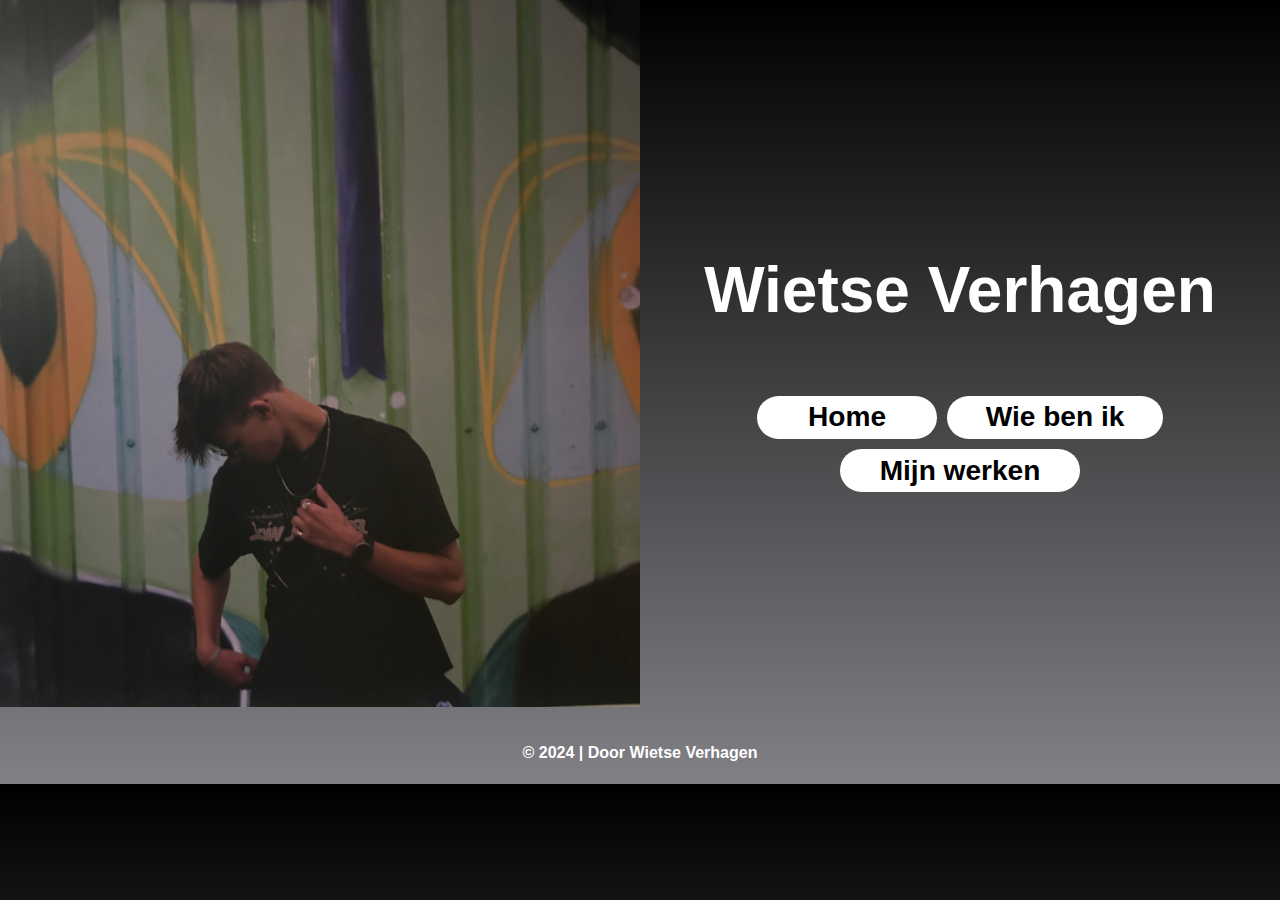
<file: index.html>
<!DOCTYPE html>
<html lang="nl">

<head>
  
   <link rel="stylesheet" href="landing-pagina.css">
   <link rel="stylesheet" href="https://fonts.googleapis.com/css?family=Audiowide">
    <meta charset="UTF-8">
    <meta name="viewport" content="width=device-width, initial-scale=1.0">
    <title>Wietse Verhagen</title>
    <link rel="icon" type="image/x-icon" href="afbeeldingen/favicon.png">

  </head>

<body>

<main>
  <div class="landing-pagina">

    <img class="landings-pagina-foto" src="afbeeldingen/IMG_9580.jpeg" alt="Portfolio foto">
    
    <div class="landing-pagina-nav">
      <h1>Wietse Verhagen</h1>
      <div class="landing-pagina-nav-buttons">
        <a class="nav-link" href="home.html">
          <button href="home.html" class="landing-pagina-button-home">
            <h3>Home</h3>
          </button>
        </a>
        <a class="nav-link" href="over-mij.html">
          <button class="landing-pagina-button-wie-ben-ik">
            <h3>Wie ben ik</h3>
          </button>
        </a>
        <a class="nav-link" href="mijn-werken.html">
          <button class="landing-pagina-button-mijn-werken">
            <h3>Mijn werken</h3>
          </button>
        </a>
      </div>
    </div>
  </div>  
</main>

<!-- footer
<footer> 
<div class="logo-en-tekst">
    <div class="footer-tekstje">
      <p>Deze Website is gemaakt voor het persoonlijk leerdoel project</p>
      <p>Student:Wietse Verhagen</p>
      <p>Klas: Violet</p>
      <p>studentnummer: 500959142</p>
    </div>
  </div>

  <div class="useful-link">
      <h2>Navigeer De Pagina</h2>
      <ul class="use-links">
          <li><a href="index.html"><i class="fa-solid fa-angles-right"></i> > Home</a></li>
          <li><a href="afleveringen-nieuw.html"><i class="fa-solid fa-angles-right"></i> > Afleveringen</a></li>
          <li><a href="webwinkel.html"><i class="fa-solid fa-angles-right"></i> > shop</a></li>
          <li><a href="over-ons.html"><i class="fa-solid fa-angles-right"></i> > Over Ons</a></li>
      </ul>
  </div>

  <div class="social-links">
    <h2>Volg Ons</h2>
      <ul class="social-icons">
        <li>
          <img src="afbeeldingen/888039_logo_512x512.png" class="social-icon" alt="Facebook">
            <a href="https://www.facebook.com/">
              <i class="fa-brands fa-facebook-f"></i> Facebook</a>
        </li>
        <li>
          <img src="afbeeldingen/instagram-logo-instagram-logo-transparent-instagram-icon-transparent-free-free-png.webp" class="social-icon" alt="Instagram">
            <a href="https://www.instagram.com/">
              <i class="fa-brands fa-instagram"></i> Instagram</a>
        </li>
        <li>
          <img src="afbeeldingen/new-twitter-x-logo-twitter-icon-x-social-media-icon-free-png.webp" class="social-icon" alt="Twitter">
            <a href="https://www.x.com/">
              <i class="fa-brands fa-linkedin-in"></i> Linkedin</a>
        </li>
      </ul>
  </div>

  <a href="index.html"><img src="afbeeldingen/standaard-logo-wit-footer-crop.png" alt="logo-footer" class="img-logo-footer"></a>
</footer>
-->
<section id="copy-right">
  <h4> 
    © 2024 | Door Wietse Verhagen
  </h4>
</section>

</body>

</html>
</file>
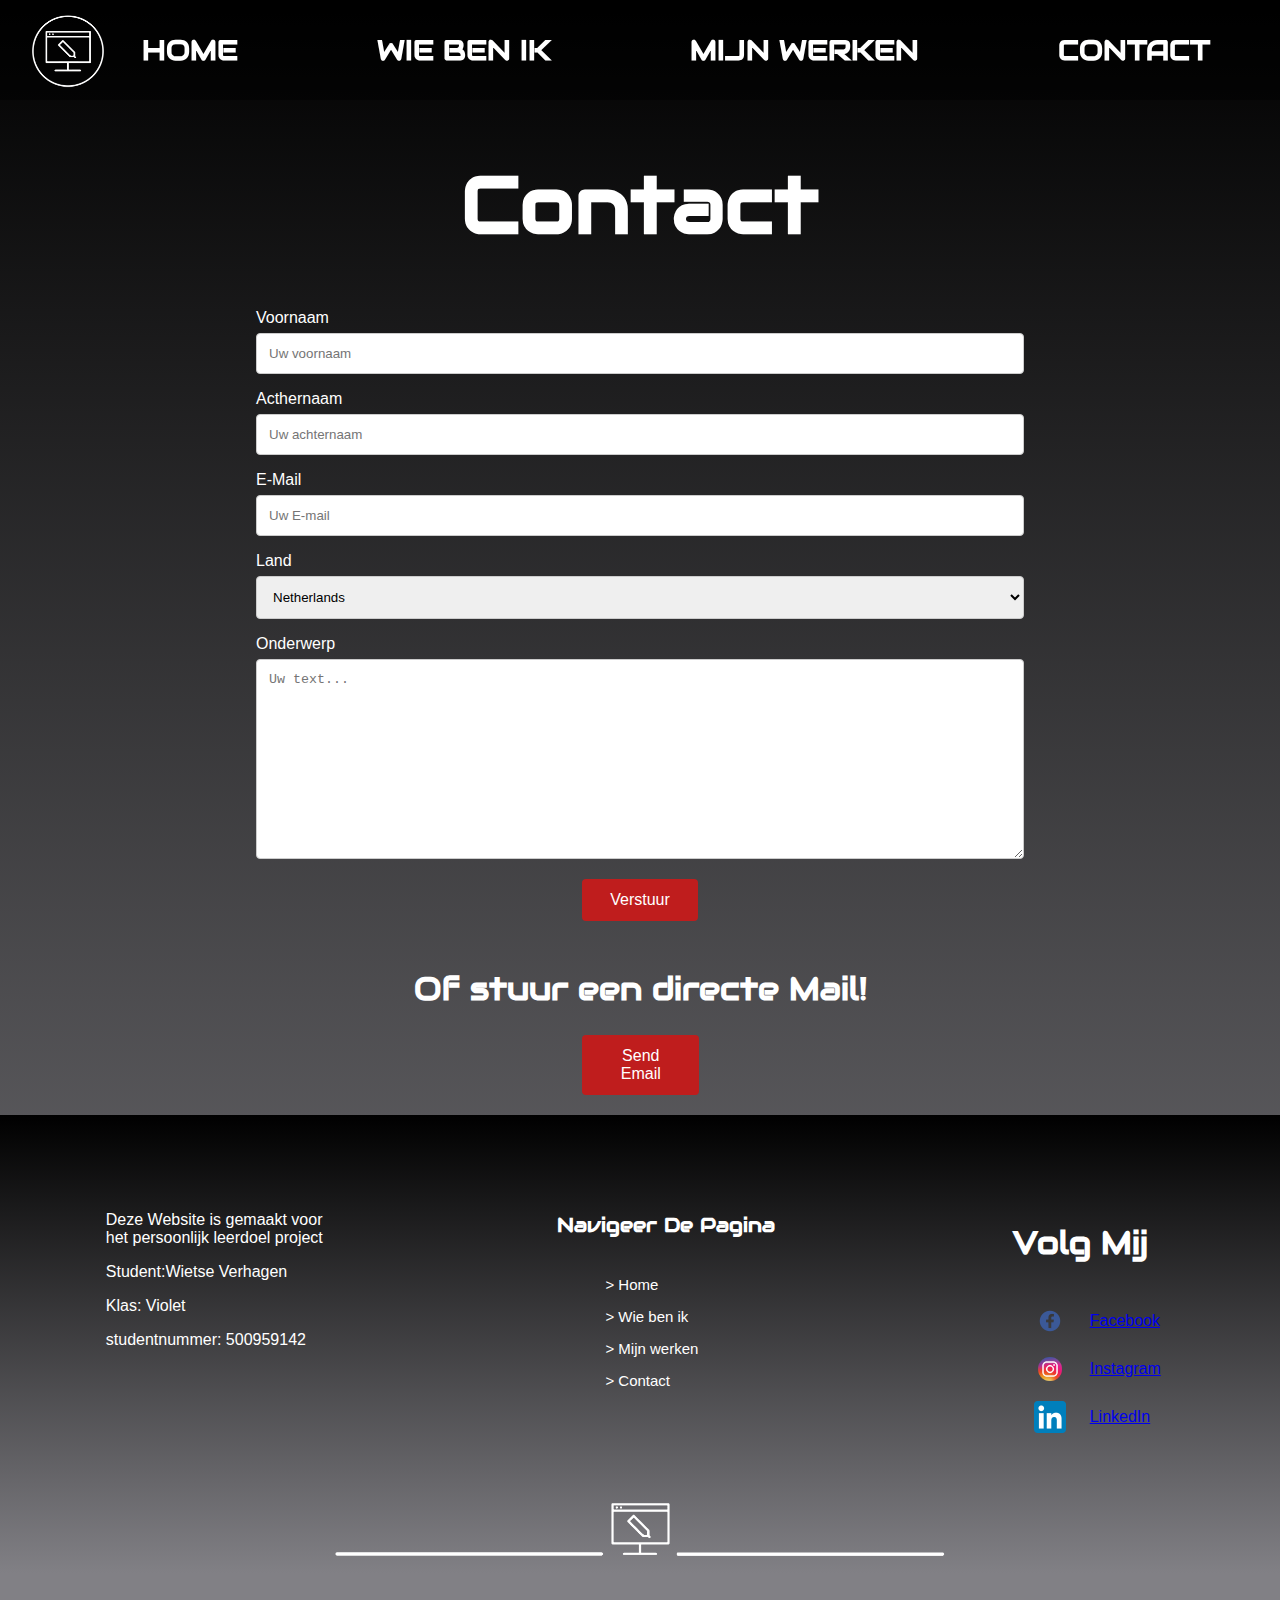
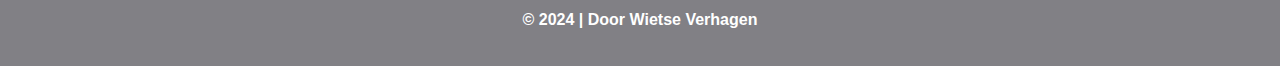
<file: contact.html>
<!DOCTYPE html>
<html lang="nl">

<head>
  
   <link rel="stylesheet" href="portfolio-contact.css">
   <link rel="stylesheet" href="https://fonts.googleapis.com/css?family=Audiowide">
    <meta charset="UTF-8">
    <meta name="viewport" content="width=device-width, initial-scale=1.0">
    <title>Wietse Verhagen</title>
    <link rel="icon" type="image/x-icon" href="afbeeldingen/favicon.png">

  </head>

<body>

<header>

  <nav>
    <ul>

      <li>       
        <a href="index.html">
          <img src="afbeeldingen/standaard-logo-wit.png" class="Logo" alt="Logo">
        </a>
      </li>

      <li><a class="nav-link" href="home.html"> HOME</a></li>
      <li><a class="nav-link" href="over-mij.html"> WIE BEN IK</a></li>
      <li><a class="nav-link" href="mijn-werken.html"> MIJN WERKEN</a></li>
      <li><a class="nav-link" href="contact.html"> CONTACT</a></li>

    </ul>
  </nav>

</header>

<main>

<h1>Contact</h1>

<div class="contact">
  <form action="https://formspree.io/f/mzzdvorv"
    method="POST" >
    <label for="fname">Voornaam</label>
    <input type="text" id="fname" name="firstname" placeholder="Uw voornaam">

    <label for="lname">Acthernaam</label>
    <input type="text" id="lname" name="lastname" placeholder="Uw achternaam">

    <label for="email">E-Mail</label>
    <input type="text" id="email" name="email" placeholder="Uw E-mail">

    <label for="country">Land</label>
    <select id="country" name="country">
      <option value="NL">Netherlands</option>
      <option value="GB">United Kingdom</option>
      <option value="AL">Albania</option>
      <option value="AD">Andorra</option>
      <option value="AT">Austria</option>
      <option value="BY">Belarus</option>
      <option value="BE">Belgium</option>
      <option value="BA">Bosnia and Herzegovina</option>
      <option value="BG">Bulgaria</option>
      <option value="HR">Croatia (Hrvatska)</option>
      <option value="CY">Cyprus</option>
      <option value="CZ">Czech Republic</option>
      <option value="FR">France</option>
      <option value="GI">Gibraltar</option>
      <option value="DE">Germany</option>
      <option value="GR">Greece</option>
      <option value="VA">Holy See (Vatican City State)</option>
      <option value="HU">Hungary</option>
      <option value="IT">Italy</option>
      <option value="LI">Liechtenstein</option>
      <option value="LU">Luxembourg</option>
      <option value="MK">Macedonia</option>
      <option value="MT">Malta</option>
      <option value="MD">Moldova</option>
      <option value="MC">Monaco</option>
      <option value="ME">Montenegro</option>
      <option value="PL">Poland</option>
      <option value="PT">Portugal</option>
      <option value="RO">Romania</option>
      <option value="SM">San Marino</option>
      <option value="RS">Serbia</option>
      <option value="SK">Slovakia</option>
      <option value="SI">Slovenia</option>
      <option value="ES">Spain</option>
      <option value="UA">Ukraine</option>
      <option value="DK">Denmark</option>
      <option value="EE">Estonia</option>
      <option value="FO">Faroe Islands</option>
      <option value="FI">Finland</option>
      <option value="GL">Greenland</option>
      <option value="IS">Iceland</option>
      <option value="IE">Ireland</option>
      <option value="LV">Latvia</option>
      <option value="LT">Lithuania</option>
      <option value="NO">Norway</option>
      <option value="SJ">Svalbard and Jan Mayen Islands</option>
      <option value="SE">Sweden</option>
      <option value="CH">Switzerland</option>
      <option value="TR">Turkey</option>
    </select>

    <label for="subject">Onderwerp</label>
    <textarea id="subject" name="subject" placeholder="Uw text..." style="height:200px"></textarea>

    <input type="submit" value="Verstuur">
  </form>

</div>
<!-- directe mail doormiddel van de html "mailto" functie, in de href erna staat een klein voorbeeld van een opmaak. om het gemakkelijker te maken voor de gebruiker-->
<div class="direct">
<h2>
  Of stuur een directe Mail!
</h2>

<a class="direct-mail" href="mailto:wietseverhagen05@gmail.com?subject=Portfolio%20Contact&body=Hallo,%0D%0A%0D%0Auw%20tekst%0D%0A%0D%0AGroet,%0D%0Auw%20naam">Send Email</a>
</div>
</main>
<footer>

  <div class="logo-en-tekst">
    <div class="footer-tekstje">
      <p>Deze Website is gemaakt voor het persoonlijk leerdoel project</p>
      <p>Student:Wietse Verhagen</p>
      <p>Klas: Violet</p>
      <p>studentnummer: 500959142</p>
    </div>
  </div>

  <div class="useful-link">
    <h2>Navigeer De Pagina</h2>
    <ul class="use-links">
        <li><a href="home.html"><i class="fa-solid fa-angles-right"></i> > Home</a></li>
        <li><a href="over-mij.html"><i class="fa-solid fa-angles-right"></i> > Wie ben ik</a></li>
        <li><a href="mijn-werken.html"><i class="fa-solid fa-angles-right"></i> > Mijn werken</a></li>
        <li><a href="contact.html"><i class="fa-solid fa-angles-right"></i> > Contact</a></li>
    </ul>
  </div>

  <div class="social-links">
    <h2>Volg Mij</h2>
      <ul class="social-icons">
        <li>
          <img src="afbeeldingen/888039_logo_512x512.png" class="social-icon" alt="Facebook">
            <a href="https://www.facebook.com/wietse.verhagen.10/">
              Facebook</a>
        </li>
        <li>
          <img src="afbeeldingen/instagram-logo-instagram-logo-transparent-instagram-icon-transparent-free-free-png.webp" class="social-icon" alt="Instagram">
            <a href="https://www.instagram.com/wietsesworks/">
             Instagram</a>
        </li>
        <li>
          <img src="afbeeldingen/LinkedIn_icon.png" class="social-icon" alt="Twitter">
            <a href="https://www.linkedin.com/in/wietse-verhagen-537775201/">
              LinkedIn</a>
        </li>
      </ul>
  </div>

  <a href="index.html"><img src="afbeeldingen/standaard-logo-wit-footer-crop.png" alt="logo-footer" class="img-logo-footer"></a>

</footer>

<section id="copy-right">
  <h4> 
    © 2024 | Door Wietse Verhagen
  </h4>
</section>
</body>

</html>
</file>
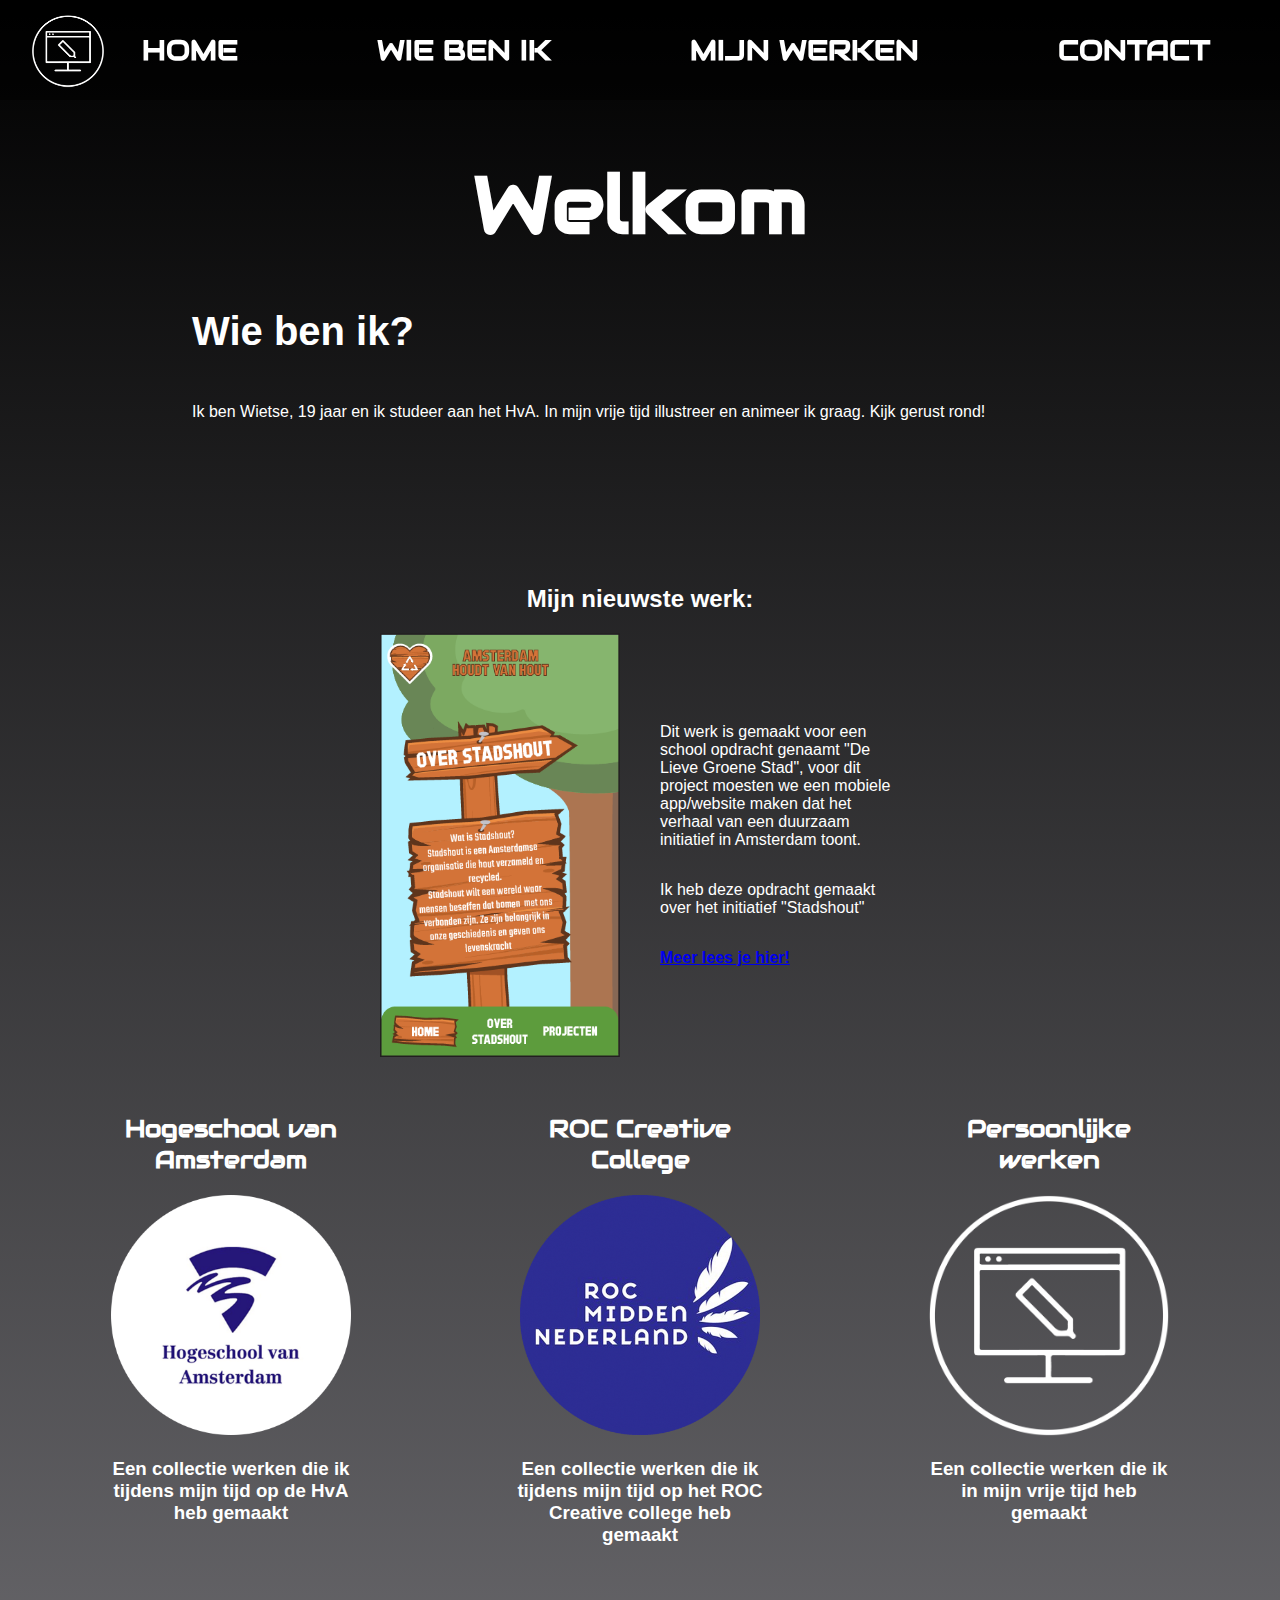
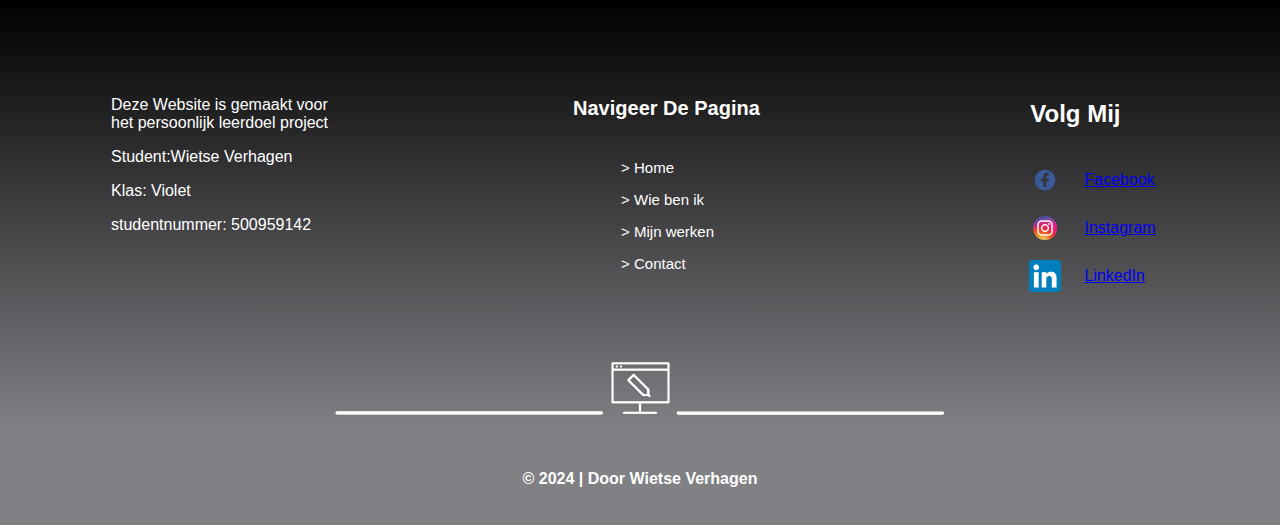
<file: home.html>
<!DOCTYPE html>
<html lang="nl">

<head>
  
   <link rel="stylesheet" href="portfolio-index.css">
   <link rel="stylesheet" href="https://fonts.googleapis.com/css?family=Audiowide">
    <meta charset="UTF-8">
    <meta name="viewport" content="width=device-width, initial-scale=1.0">
    <title>Wietse Verhagen</title>
    <link rel="icon" type="image/x-icon" href="afbeeldingen/favicon.png">
  </head>

<body>

  <header>

    <nav>
      <ul>
  
        <li>       
          <a href="index.html">
            <img src="afbeeldingen/standaard-logo-wit.png" class="Logo" alt="Logo">
          </a>
        </li>
  
        <li><a class="nav-link" href="home.html"> HOME</a></li>
        <li><a class="nav-link" href="over-mij.html"> WIE BEN IK</a></li>
        <li><a class="nav-link" href="mijn-werken.html"> MIJN WERKEN</a></li>
        <li><a class="nav-link" href="contact.html"> CONTACT</a></li>
  
      </ul>
    </nav>
  
  </header>

<main>

<h1>Welkom</h1>

<section class="inroductie-tekst">
<h2>
Wie ben ik?
</h2>
<div class="over-mij-index">

<p>
  Ik ben Wietse, 19 jaar en ik studeer aan het HvA.
  In mijn vrije tijd illustreer en animeer ik graag.
  Kijk gerust rond!
</p>

</div>
</section>

<section class="nieuwste-werk">
  <h2>Mijn nieuwste werk:</h2>
  <div class="nieuwste-werk-alles">
  <img src="afbeeldingen/final-exports-16.png" class="nieuw-werk" alt="foto">
    <div class="nieuwste-werk-teksten">
      <p>
        Dit werk is gemaakt voor een school opdracht genaamt "De Lieve Groene Stad", 
        voor dit project moesten we een mobiele app/website maken dat het verhaal van 
        een duurzaam initiatief in Amsterdam toont. 
      </p>
      <p>
        Ik heb deze opdracht gemaakt over het initiatief "Stadshout"
      </p>
      <a href="mijn-werken-hva.html">
      <p>
        <strong> Meer lees je hier!</strong>
      </p>
  </a>
  </div>
</div>
</section>

<ul class="werken-classes">

  <li>
    <h2>Hogeschool van Amsterdam</h2>
    <a href="mijn-werken-hva.html">
      <img src="afbeeldingen/Hogeschool-van-Amsterdam.png" class="werken-class" alt="HvA logo">
    </a>
    <h3>
      Een collectie werken die ik tijdens mijn tijd op de HvA heb gemaakt
    </h3>
  </li>

  <li>
    <h2>ROC Creative College</h2>
    <a href="mijn-werken-roc.html">
      <img src="afbeeldingen/roc-midden-nederland.png" class="werken-class" alt="Bizzy">
    </a>
    <h3>
      Een collectie werken die ik tijdens mijn tijd op het ROC Creative college heb gemaakt
    </h3>
  </li>

  <li>
    <h2>Persoonlijke werken</h2>
    <a href="mijn-werken-prive.html">
      <img src="afbeeldingen/standaard-logo-wit.png" class="werken-class" alt="SMIB">
    </a>
    <h3>
      Een collectie werken die ik in mijn vrije tijd heb gemaakt
    </h3>
  </li>

</ul>
</main>
<footer>

  <div class="logo-en-tekst">
    <div class="footer-tekstje">
      <p>Deze Website is gemaakt voor het persoonlijk leerdoel project</p>
      <p>Student:Wietse Verhagen</p>
      <p>Klas: Violet</p>
      <p>studentnummer: 500959142</p>
    </div>
  </div>

  <div class="useful-link">
    <h2>Navigeer De Pagina</h2>
    <ul class="use-links">
        <li><a href="home.html"><i class="fa-solid fa-angles-right"></i> > Home</a></li>
        <li><a href="over-mij.html"><i class="fa-solid fa-angles-right"></i> > Wie ben ik</a></li>
        <li><a href="mijn-werken.html"><i class="fa-solid fa-angles-right"></i> > Mijn werken</a></li>
        <li><a href="contact.html"><i class="fa-solid fa-angles-right"></i> > Contact</a></li>
    </ul>
  </div>

  <div class="social-links">
    <h2>Volg Mij</h2>
      <ul class="social-icons">
        <li>
          <img src="afbeeldingen/888039_logo_512x512.png" class="social-icon" alt="Facebook">
            <a href="https://www.facebook.com/wietse.verhagen.10/">
              Facebook</a>
        </li>
        <li>
          <img src="afbeeldingen/instagram-logo-instagram-logo-transparent-instagram-icon-transparent-free-free-png.webp" class="social-icon" alt="Instagram">
            <a href="https://www.instagram.com/wietsesworks/">
             Instagram</a>
        </li>
        <li>
          <img src="afbeeldingen/LinkedIn_icon.png" class="social-icon" alt="Twitter">
            <a href="https://www.linkedin.com/in/wietse-verhagen-537775201/">
              LinkedIn</a>
        </li>
      </ul>
  </div>

  <a href="index.html"><img src="afbeeldingen/standaard-logo-wit-footer-crop.png" alt="logo-footer" class="img-logo-footer"></a>

</footer>

<section id="copy-right">
  <h4> 
    © 2024 | Door Wietse Verhagen
  </h4>
</section>

</body>

</html>
</file>
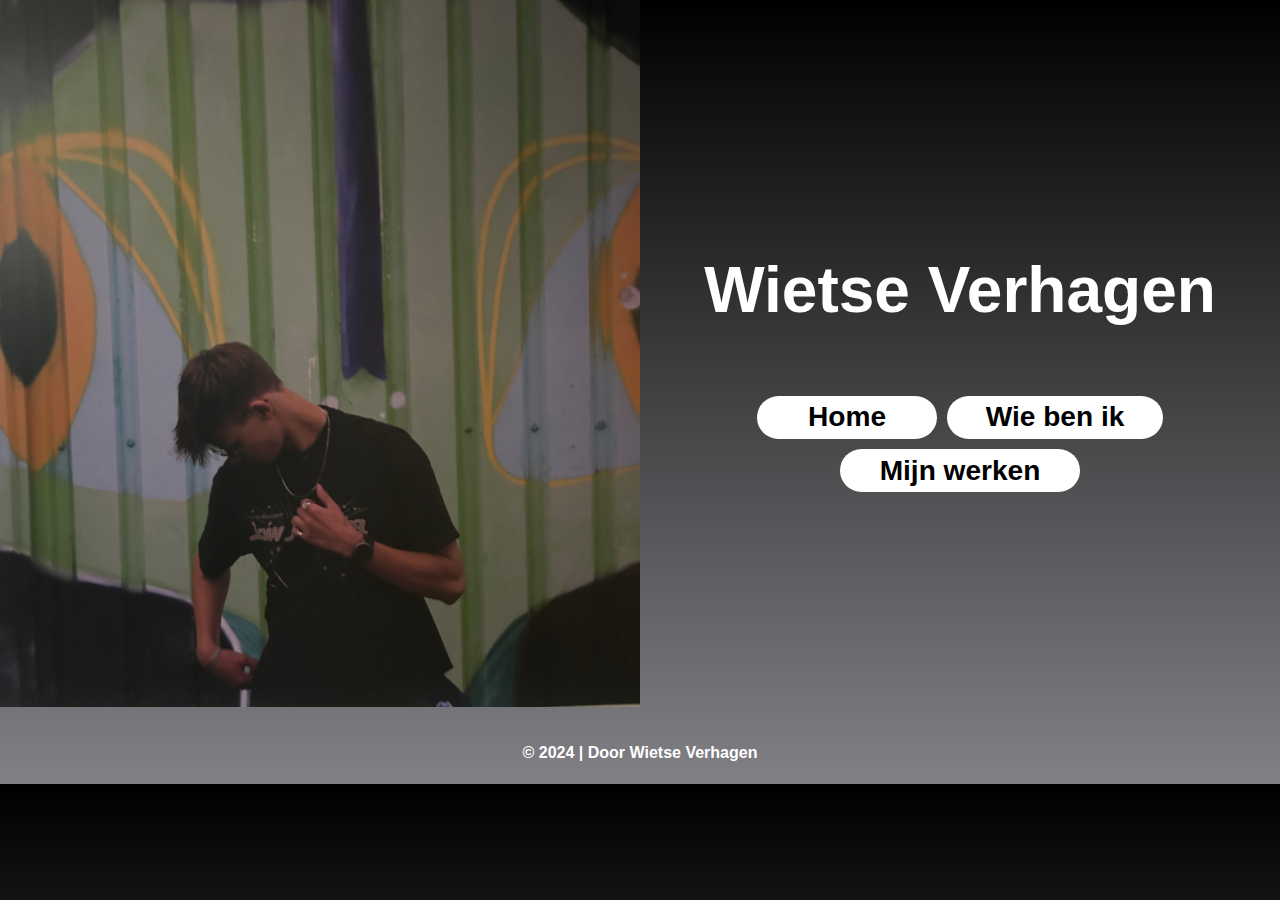
<file: landingspagina.html>
<!DOCTYPE html>
<html lang="nl">

<head>
  
   <link rel="stylesheet" href="landing-pagina.css">
   <link rel="stylesheet" href="https://fonts.googleapis.com/css?family=Audiowide">
    <meta charset="UTF-8">
    <meta name="viewport" content="width=device-width, initial-scale=1.0">
    <title>Portfolio</title>

  </head>

<body>

<main>
  <div class="landing-pagina">

    <img class="landings-pagina-foto" src="afbeeldingen/IMG_9580.jpeg" alt="Portfolio foto">
    
    <div class="landing-pagina-nav">
      <h1>Wietse Verhagen</h1>
      <div class="landing-pagina-nav-buttons">
        <a class="nav-link" href="index.html">
          <button href="index.html" class="landing-pagina-button-home">
            <h3>Home</h3>
          </button>
        </a>
        <a class="nav-link" href="over-mij.html">
          <button class="landing-pagina-button-wie-ben-ik">
            <h3>Wie ben ik</h3>
          </button>
        </a>
        <a class="nav-link" href="mijn-werken.html">
          <button class="landing-pagina-button-mijn-werken">
            <h3>Mijn werken</h3>
          </button>
        </a>
      </div>
    </div>
  </div>  
</main>

<!-- footer
<footer> 
<div class="logo-en-tekst">
    <div class="footer-tekstje">
      <p>Deze Website is gemaakt voor het persoonlijk leerdoel project</p>
      <p>Student:Wietse Verhagen</p>
      <p>Klas: Violet</p>
      <p>studentnummer: 500959142</p>
    </div>
  </div>

  <div class="useful-link">
      <h2>Navigeer De Pagina</h2>
      <ul class="use-links">
          <li><a href="index.html"><i class="fa-solid fa-angles-right"></i> > Home</a></li>
          <li><a href="afleveringen-nieuw.html"><i class="fa-solid fa-angles-right"></i> > Afleveringen</a></li>
          <li><a href="webwinkel.html"><i class="fa-solid fa-angles-right"></i> > shop</a></li>
          <li><a href="over-ons.html"><i class="fa-solid fa-angles-right"></i> > Over Ons</a></li>
      </ul>
  </div>

  <div class="social-links">
    <h2>Volg Ons</h2>
      <ul class="social-icons">
        <li>
          <img src="afbeeldingen/888039_logo_512x512.png" class="social-icon" alt="Facebook">
            <a href="https://www.facebook.com/">
              <i class="fa-brands fa-facebook-f"></i> Facebook</a>
        </li>
        <li>
          <img src="afbeeldingen/instagram-logo-instagram-logo-transparent-instagram-icon-transparent-free-free-png.webp" class="social-icon" alt="Instagram">
            <a href="https://www.instagram.com/">
              <i class="fa-brands fa-instagram"></i> Instagram</a>
        </li>
        <li>
          <img src="afbeeldingen/new-twitter-x-logo-twitter-icon-x-social-media-icon-free-png.webp" class="social-icon" alt="Twitter">
            <a href="https://www.x.com/">
              <i class="fa-brands fa-linkedin-in"></i> Linkedin</a>
        </li>
      </ul>
  </div>

  <a href="index.html"><img src="afbeeldingen/standaard-logo-wit-footer-crop.png" alt="logo-footer" class="img-logo-footer"></a>
</footer>
-->
<section id="copy-right">
  <h4> 
    © 2024 | Door Wietse Verhagen
  </h4>
</section>

</body>

</html>
</file>
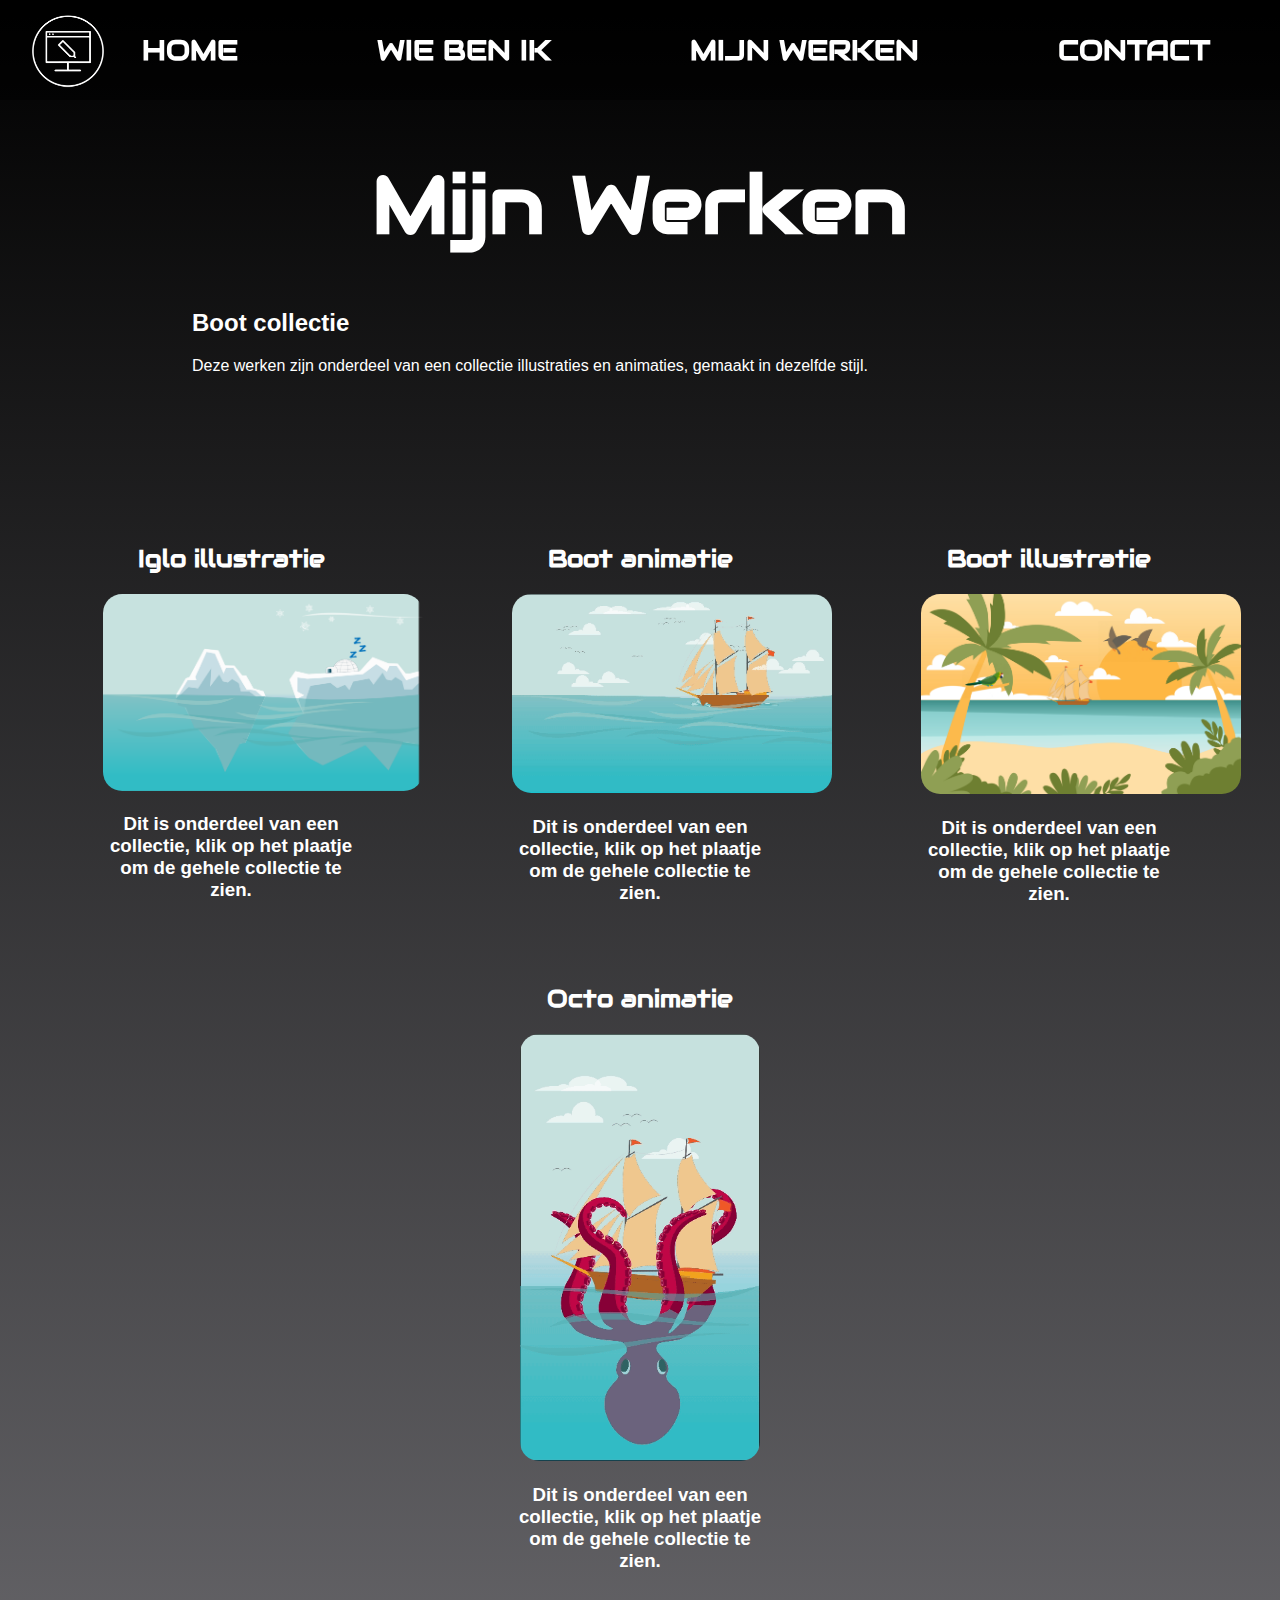
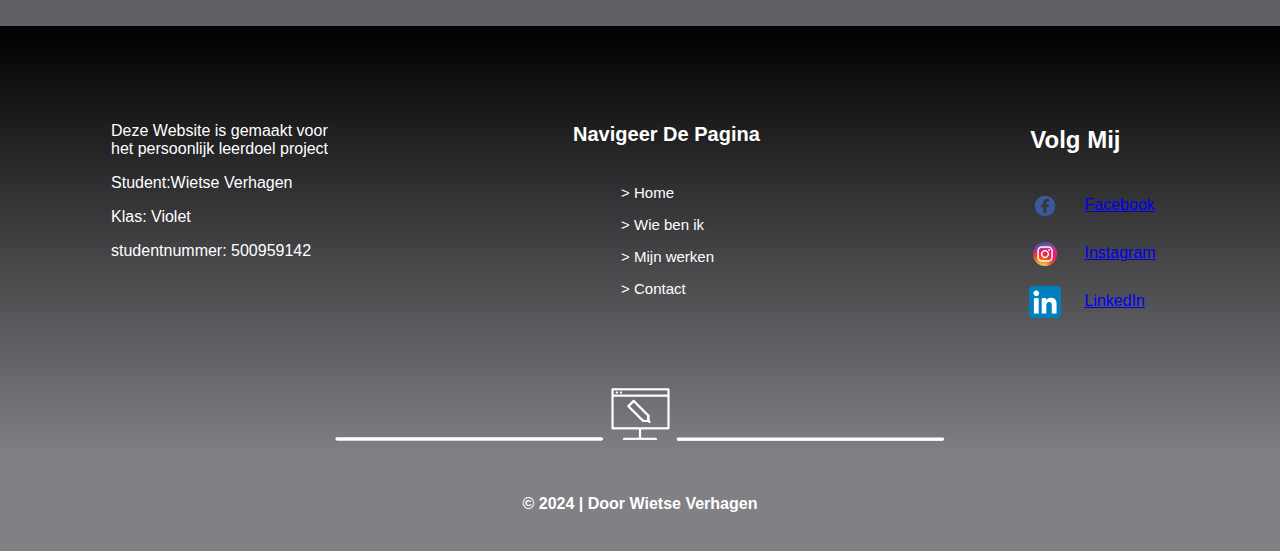
<file: mijn-werken-prive-boot-series.html>
<!DOCTYPE html>
<html lang="nl">

<head>
  
  <link rel="stylesheet" href="portfolio-werken.css">
  <link rel="stylesheet" href="https://fonts.googleapis.com/css?family=Audiowide">
   <meta charset="UTF-8">
   <meta name="viewport" content="width=device-width, initial-scale=1.0">
   <title>Portfolio</title>
   <link rel="icon" type="image/x-icon" href="afbeeldingen/favicon.png">
 </head>

<body>
  <header>

    <nav>
      <ul>
  
        <li>       
          <a href="index.html">
            <img src="afbeeldingen/standaard-logo-wit.png" class="Logo" alt="Logo">
          </a>
        </li>
  
        <li><a class="nav-link" href="home.html"> HOME</a></li>
        <li><a class="nav-link" href="over-mij.html"> WIE BEN IK</a></li>
        <li><a class="nav-link" href="mijn-werken.html"> MIJN WERKEN</a></li>
        <li><a class="nav-link" href="contact.html"> CONTACT</a></li>
  
      </ul>
    </nav>
  
  </header>

<main>


<h1>
  Mijn Werken
</h1>

<section class="Collectie-tekst">
  <h2>
  Boot collectie
  </h2>
  <p>
    Deze werken zijn onderdeel van een collectie illustraties en animaties, gemaakt in dezelfde stijl.
    
  </p>
  
  </div>
  </section>

<ul class="werken-classes">

  <li>
    <h2>Iglo illustratie</h2>
    <a href="mijn-werken-boot-series.html">
      <img src="afbeeldingen/ice ice baby.png" class="werken-class-gif" alt="ROC logo">
    </a>
    <h3>
      Dit is onderdeel van een collectie, klik op het plaatje om de gehele collectie te zien.
    </h3>
  </li>

  <li>
    <h2>Boot animatie</h2>
    <a href="mijn-werken-boot-series.html">
      <img src="afbeeldingen/boot_wallpaper.gif" class="werken-class-gif" alt="ROC logo">
    </a>
    <h3>
      Dit is onderdeel van een collectie, klik op het plaatje om de gehele collectie te zien.
    </h3>
  </li>

  <li>
    <h2>Boot illustratie</h2>
    <a href="mijn-werken-boot-series.html">
      <img src="afbeeldingen/strandje.jpg" class="werken-class-gif" alt="ROC logo">
    </a>
    <h3>
      Dit is onderdeel van een collectie, klik op het plaatje om de gehele collectie te zien.
    </h3>
  </li>

  <li>
    <h2>Octo animatie</h2>
    <a href="mijn-werken-boot-series.html">
      <img src="afbeeldingen/octo_copy.gif" class="werken-class" alt="HvA logo">
    </a>
    <h3>
      Dit is onderdeel van een collectie, klik op het plaatje om de gehele collectie te zien.
    </h3>
  </li>

</main>

<footer>

  <div class="logo-en-tekst">
    <div class="footer-tekstje">
      <p>Deze Website is gemaakt voor het persoonlijk leerdoel project</p>
      <p>Student:Wietse Verhagen</p>
      <p>Klas: Violet</p>
      <p>studentnummer: 500959142</p>
    </div>
  </div>

  <div class="useful-link">
    <h2>Navigeer De Pagina</h2>
    <ul class="use-links">
        <li><a href="home.html"><i class="fa-solid fa-angles-right"></i> > Home</a></li>
        <li><a href="over-mij.html"><i class="fa-solid fa-angles-right"></i> > Wie ben ik</a></li>
        <li><a href="mijn-werken.html"><i class="fa-solid fa-angles-right"></i> > Mijn werken</a></li>
        <li><a href="contact.html"><i class="fa-solid fa-angles-right"></i> > Contact</a></li>
    </ul>
  </div>

  <div class="social-links">
    <h2>Volg Mij</h2>
      <ul class="social-icons">
        <li>
          <img src="afbeeldingen/888039_logo_512x512.png" class="social-icon" alt="Facebook">
            <a href="https://www.facebook.com/wietse.verhagen.10/">
              Facebook</a>
        </li>
        <li>
          <img src="afbeeldingen/instagram-logo-instagram-logo-transparent-instagram-icon-transparent-free-free-png.webp" class="social-icon" alt="Instagram">
            <a href="https://www.instagram.com/wietsesworks/">
             Instagram</a>
        </li>
        <li>
          <img src="afbeeldingen/LinkedIn_icon.png" class="social-icon" alt="Twitter">
            <a href="https://www.linkedin.com/in/wietse-verhagen-537775201/">
              LinkedIn</a>
        </li>
      </ul>
  </div>

  <a href="index.html"><img src="afbeeldingen/standaard-logo-wit-footer-crop.png" alt="logo-footer" class="img-logo-footer"></a>

</footer>

<section id="copy-right">
  <h4> 
    © 2024 | Door Wietse Verhagen
  </h4>
</section>

</body>

</html>
</file>
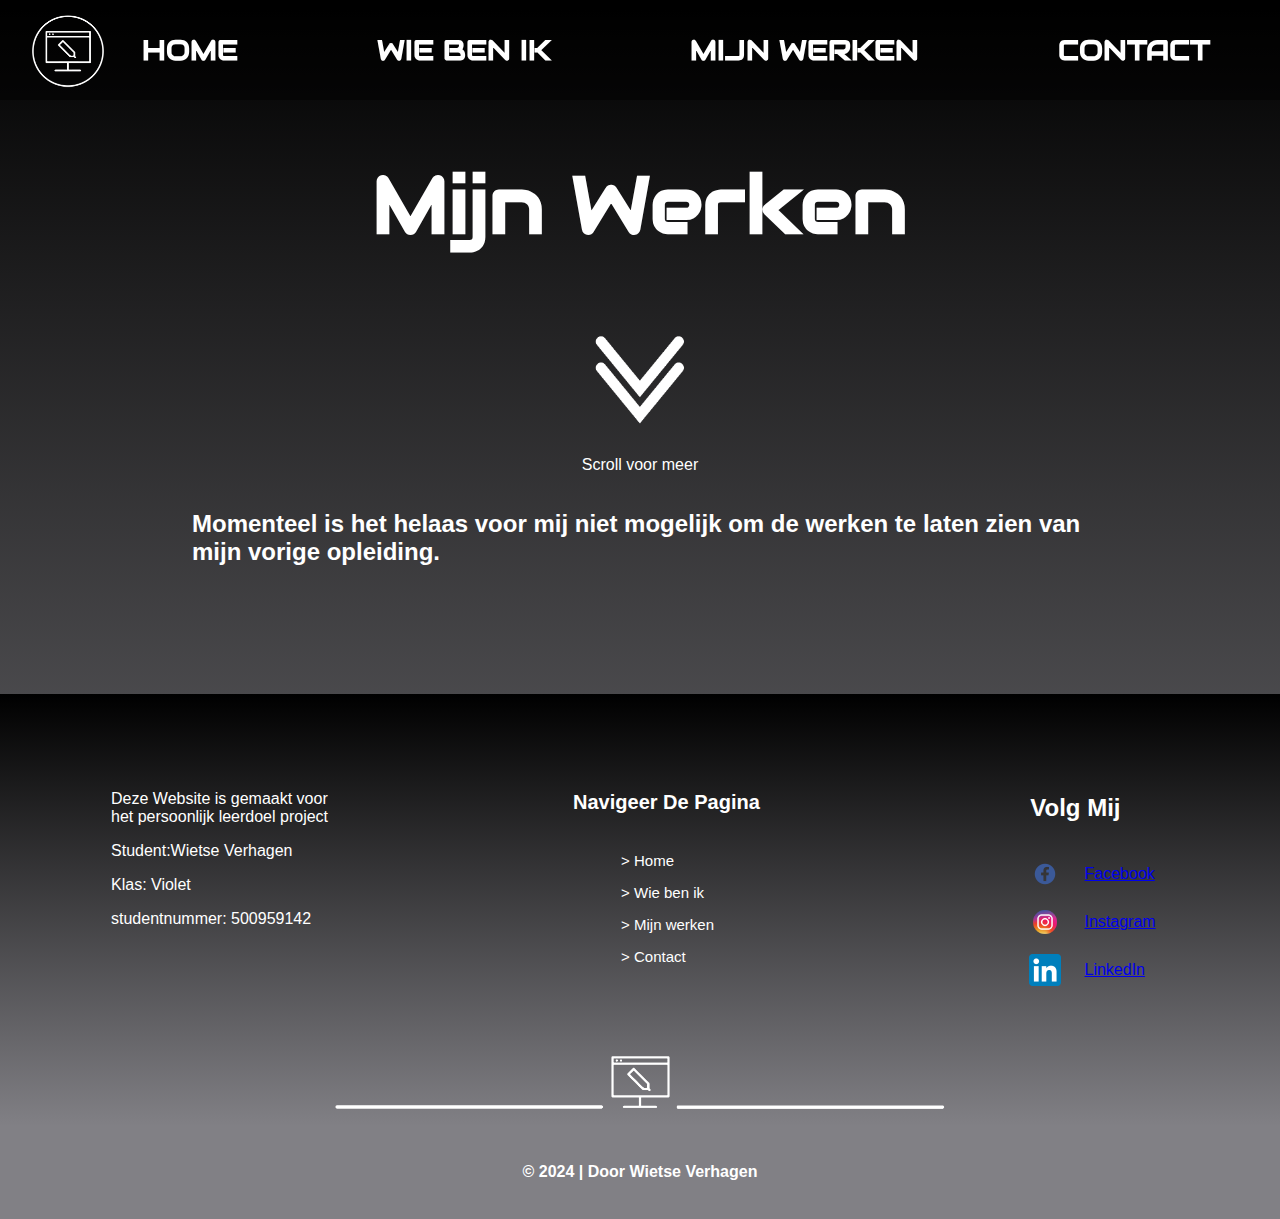
<file: mijn-werken-roc.html>
<!DOCTYPE html>
<html lang="nl">

<head>
  
  <link rel="stylesheet" href="portfolio-werken.css">
  <link rel="stylesheet" href="https://fonts.googleapis.com/css?family=Audiowide">
   <meta charset="UTF-8">
   <meta name="viewport" content="width=device-width, initial-scale=1.0">
   <title>Wietse Verhagen</title>
   <link rel="icon" type="image/x-icon" href="afbeeldingen/favicon.png">
 </head>

<body>
  <header>

    <nav>
      <ul>
  
        <li>       
          <a href="index.html">
            <img src="afbeeldingen/standaard-logo-wit.png" class="Logo" alt="Logo">
          </a>
        </li>
  
        <li><a class="nav-link" href="home.html"> HOME</a></li>
        <li><a class="nav-link" href="over-mij.html"> WIE BEN IK</a></li>
        <li><a class="nav-link" href="mijn-werken.html"> MIJN WERKEN</a></li>
        <li><a class="nav-link" href="contact.html"> CONTACT</a></li>
  
      </ul>
    </nav>
  
  </header>

<main>


<h1>
  Mijn Werken
</h1>

<div class="scroll-indicator">
  <div class="scroll-content">
    <img id="scroll" src="afbeeldingen/scroll_arrow.png" alt="Image to hide on scroll">
    <p id="scroll-text">
      Scroll voor meer
    </p>
  </div>
</div>

<h2 class="Collectie-tekst">
  Momenteel is het helaas voor mij niet mogelijk om de werken te laten zien van mijn vorige opleiding.
  </h2>

</main>

<footer>

  <div class="logo-en-tekst">
    <div class="footer-tekstje">
      <p>Deze Website is gemaakt voor het persoonlijk leerdoel project</p>
      <p>Student:Wietse Verhagen</p>
      <p>Klas: Violet</p>
      <p>studentnummer: 500959142</p>
    </div>
  </div>

  <div class="useful-link">
    <h2>Navigeer De Pagina</h2>
    <ul class="use-links">
        <li><a href="home.html"><i class="fa-solid fa-angles-right"></i> > Home</a></li>
        <li><a href="over-mij.html"><i class="fa-solid fa-angles-right"></i> > Wie ben ik</a></li>
        <li><a href="mijn-werken.html"><i class="fa-solid fa-angles-right"></i> > Mijn werken</a></li>
        <li><a href="contact.html"><i class="fa-solid fa-angles-right"></i> > Contact</a></li>
    </ul>
  </div>

  <div class="social-links">
    <h2>Volg Mij</h2>
      <ul class="social-icons">
        <li>
          <img src="afbeeldingen/888039_logo_512x512.png" class="social-icon" alt="Facebook">
            <a href="https://www.facebook.com/wietse.verhagen.10/">
              Facebook</a>
        </li>
        <li>
          <img src="afbeeldingen/instagram-logo-instagram-logo-transparent-instagram-icon-transparent-free-free-png.webp" class="social-icon" alt="Instagram">
            <a href="https://www.instagram.com/wietsesworks/">
             Instagram</a>
        </li>
        <li>
          <img src="afbeeldingen/LinkedIn_icon.png" class="social-icon" alt="Twitter">
            <a href="https://www.linkedin.com/in/wietse-verhagen-537775201/">
              LinkedIn</a>
        </li>
      </ul>
  </div>

  <a href="index.html"><img src="afbeeldingen/standaard-logo-wit-footer-crop.png" alt="logo-footer" class="img-logo-footer"></a>

</footer>

<section id="copy-right">
  <h4> 
    © 2024 | Door Wietse Verhagen
  </h4>
</section>

<script src="portfolio.js"></script>
</body>

</html>
</file>
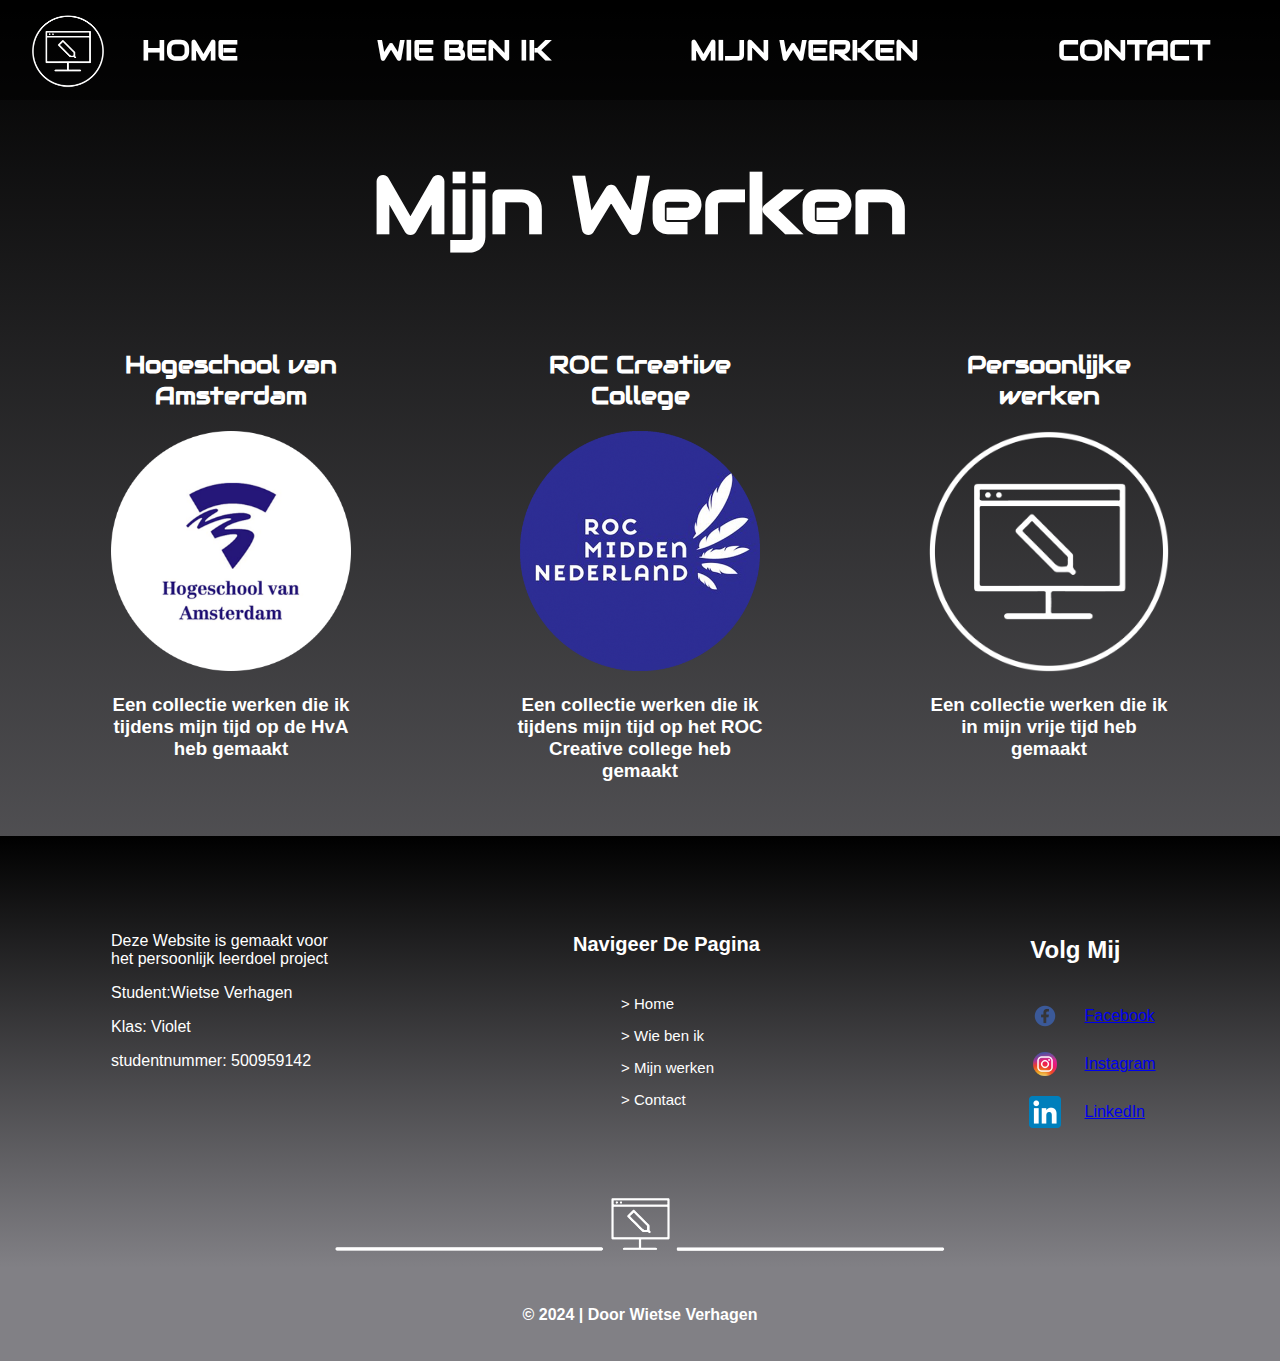
<file: mijn-werken.html>
<!DOCTYPE html>
<html lang="nl">

<head>
  
  <link rel="stylesheet" href="portfolio-werken.css">
  <link rel="stylesheet" href="https://fonts.googleapis.com/css?family=Audiowide">
  <link rel="javasheet"  href="nav-java.js">
  <meta charset="UTF-8">
  <meta name="viewport" content="width=device-width, initial-scale=1.0">
  <title>Wietse Verhagen</title>
  <link rel="icon" type="image/x-icon" href="afbeeldingen/favicon.png">
</head>

<body>
  <header>

    <nav>
      <ul>
  
        <li>       
          <a href="index.html">
            <img src="afbeeldingen/standaard-logo-wit.png" class="Logo" alt="Logo">
          </a>
        </li>
  
        <li><a class="nav-link" href="home.html"> HOME</a></li>
        <li><a class="nav-link" href="over-mij.html"> WIE BEN IK</a></li>
        <li><a class="nav-link" href="mijn-werken.html"> MIJN WERKEN</a></li>
        <li><a class="nav-link" href="contact.html"> CONTACT</a></li>
  
      </ul>
    </nav>
  
  </header>

<main>

<h1>
  Mijn Werken
</h1>

<ul class="werken-classes">

  <li>
    <h2>Hogeschool van Amsterdam</h2>
    <a href="mijn-werken-hva.html">
      <img src="afbeeldingen/Hogeschool-van-Amsterdam.png" class="werken-class" alt="HvA logo">
    </a>
    <h3>
      Een collectie werken die ik tijdens mijn tijd op de HvA heb gemaakt
    </h3>
  </li>

  <li>
    <h2>ROC Creative College</h2>
    <a href="mijn-werken-roc.html">
      <img src="afbeeldingen/roc-midden-nederland.png" class="werken-class" alt="ROC logo">
    </a>
    <h3>
      Een collectie werken die ik tijdens mijn tijd op het ROC Creative college heb gemaakt
    </h3>
  </li>

  <li>
    <h2>Persoonlijke werken</h2>
    <a href="mijn-werken-prive.html">
      <img src="afbeeldingen/standaard-logo-wit.png" class="werken-class" alt="Wietse Verhagen Logo">
    </a>
    <h3>
      Een collectie werken die ik in mijn vrije tijd heb gemaakt
    </h3>
  </li>

</ul>

</main>

<footer>

  <div class="logo-en-tekst">
    <div class="footer-tekstje">
      <p>Deze Website is gemaakt voor het persoonlijk leerdoel project</p>
      <p>Student:Wietse Verhagen</p>
      <p>Klas: Violet</p>
      <p>studentnummer: 500959142</p>
    </div>
  </div>

  <div class="useful-link">
    <h2>Navigeer De Pagina</h2>
    <ul class="use-links">
        <li><a href="home.html"><i class="fa-solid fa-angles-right"></i> > Home</a></li>
        <li><a href="over-mij.html"><i class="fa-solid fa-angles-right"></i> > Wie ben ik</a></li>
        <li><a href="mijn-werken.html"><i class="fa-solid fa-angles-right"></i> > Mijn werken</a></li>
        <li><a href="contact.html"><i class="fa-solid fa-angles-right"></i> > Contact</a></li>
    </ul>
  </div>

  <div class="social-links">
    <h2>Volg Mij</h2>
      <ul class="social-icons">
        <li>
          <img src="afbeeldingen/888039_logo_512x512.png" class="social-icon" alt="Facebook">
            <a href="https://www.facebook.com/wietse.verhagen.10/">
              Facebook</a>
        </li>
        <li>
          <img src="afbeeldingen/instagram-logo-instagram-logo-transparent-instagram-icon-transparent-free-free-png.webp" class="social-icon" alt="Instagram">
            <a href="https://www.instagram.com/wietsesworks/">
             Instagram</a>
        </li>
        <li>
          <img src="afbeeldingen/LinkedIn_icon.png" class="social-icon" alt="Twitter">
            <a href="https://www.linkedin.com/in/wietse-verhagen-537775201/">
              LinkedIn</a>
        </li>
      </ul>
  </div>

  <a href="index.html"><img src="afbeeldingen/standaard-logo-wit-footer-crop.png" alt="logo-footer" class="img-logo-footer"></a>

</footer>

<section id="copy-right">
  <h4> 
    © 2024 | Door Wietse Verhagen
  </h4>
</section>

</body>

</html>
</file>
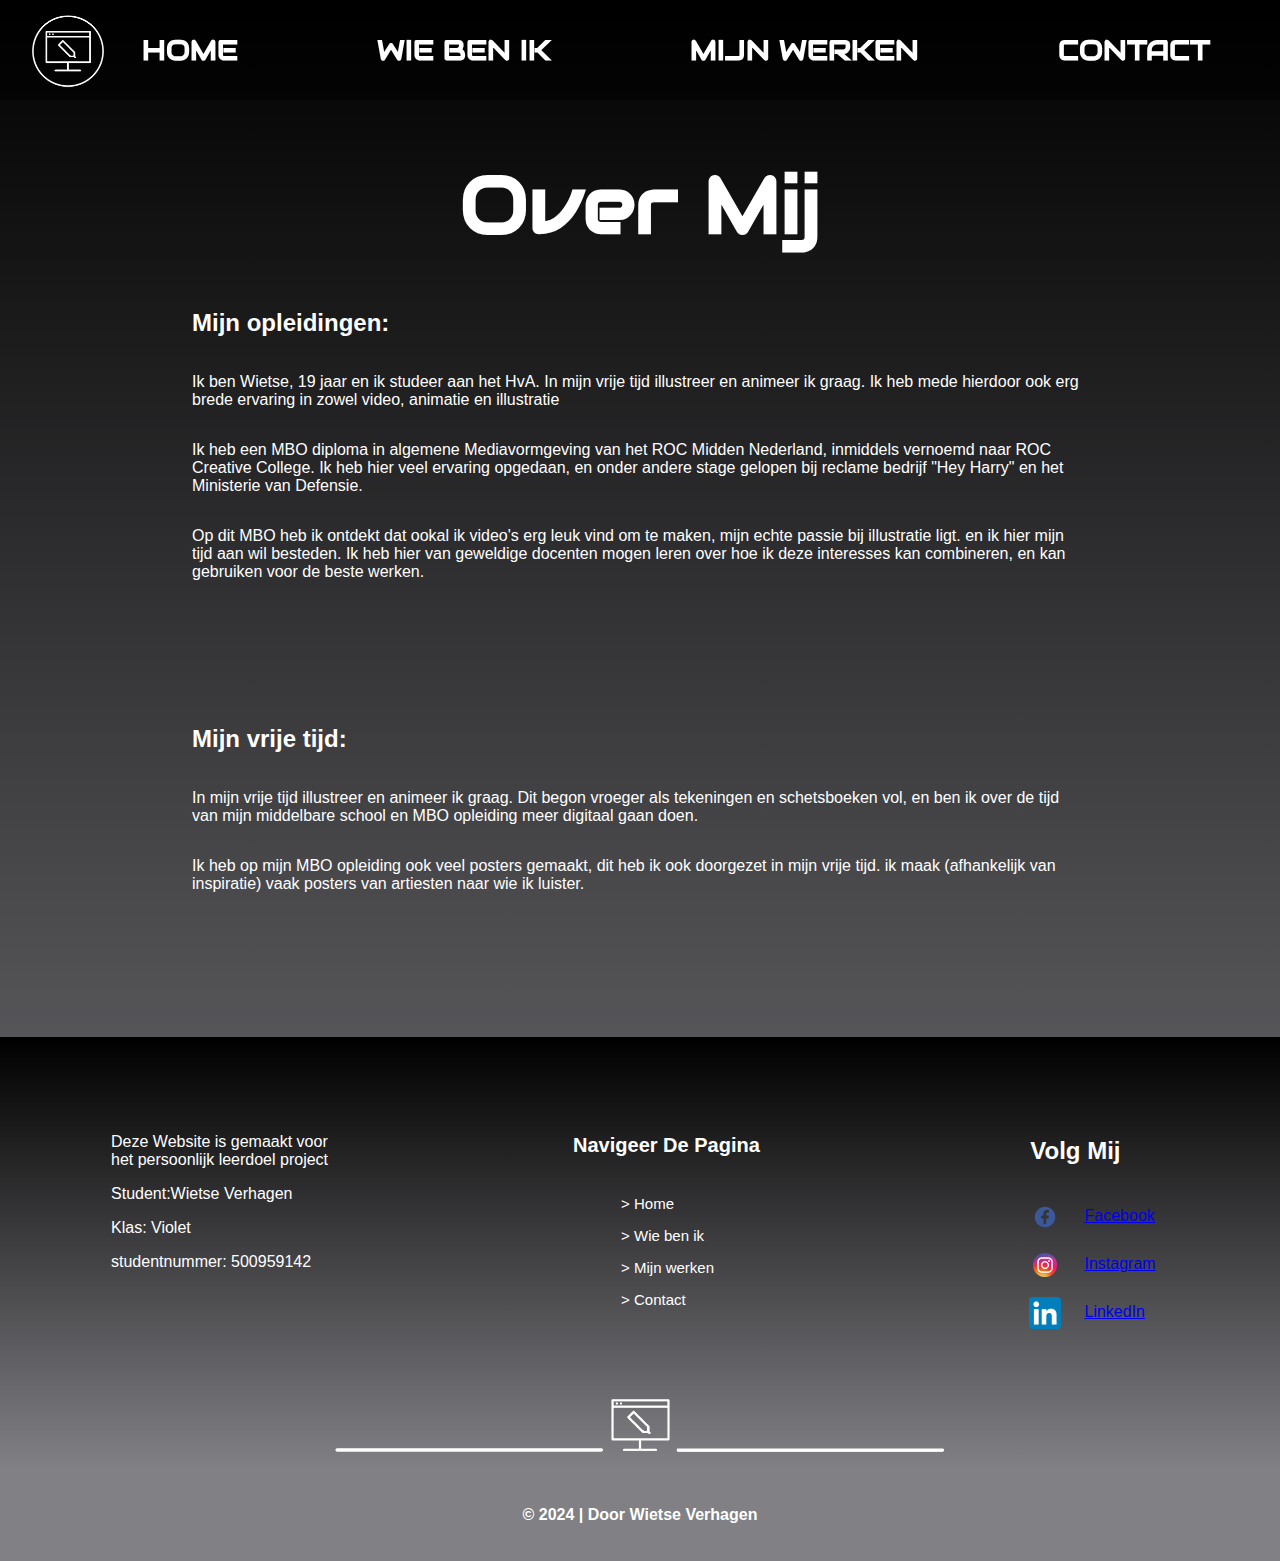
<file: over-mij.html>
<!DOCTYPE html>
<html lang="nl">

<head>
  
    <link rel="stylesheet" href="portfolio-over-mij.css">
    <link rel="stylesheet" href="https://fonts.googleapis.com/css?family=Audiowide">
    <meta charset="UTF-8">
    <meta name="viewport" content="width=device-width, initial-scale=1.0">
    <title>Wietse Verhagen</title>
    <link rel="icon" type="image/x-icon" href="afbeeldingen/favicon.png">
  </head>

<body>

  <header>

    <nav>
      <ul>
  
        <li>       
          <a href="index.html">
            <img src="afbeeldingen/standaard-logo-wit.png" class="Logo" alt="Logo">
          </a>
        </li>
  
        <li><a class="nav-link" href="home.html"> HOME</a></li>
        <li><a class="nav-link" href="over-mij.html"> WIE BEN IK</a></li>
        <li><a class="nav-link" href="mijn-werken.html"> MIJN WERKEN</a></li>
        <li><a class="nav-link" href="contact.html"> CONTACT</a></li>
  
      </ul>
    </nav>
  
  </header>

<main>

<h1>Over Mij</h1>

<section class="opleidingen-tekst">
  <h2>
    Mijn opleidingen:
  </h2>
<div class="over-mij">
<p>
  Ik ben Wietse, 19 jaar en ik studeer aan het HvA.
  In mijn vrije tijd illustreer en animeer ik graag. 
  Ik heb mede hierdoor ook erg brede ervaring in zowel video, animatie en illustratie
</p>
<p>
  Ik heb een MBO diploma in algemene Mediavormgeving van het ROC Midden Nederland, inmiddels vernoemd naar ROC Creative College.
  Ik heb hier veel ervaring opgedaan, en onder andere stage gelopen bij reclame bedrijf "Hey Harry" en het Ministerie van Defensie.
</p>
<p>
  Op dit MBO heb ik ontdekt dat ookal ik video's erg leuk vind om te maken, mijn echte passie bij illustratie ligt.
  en ik hier mijn tijd aan wil besteden.
  Ik heb hier van geweldige docenten mogen leren over hoe ik deze interesses kan combineren, en kan gebruiken voor de beste werken.
</p>
</div>
</section>

<section class="vrije-tijd-tekst">
  <h2>
    Mijn vrije tijd:
  </h2>
<div class="over-mij">
<p>
  In mijn vrije tijd illustreer en animeer ik graag. 
  Dit begon vroeger als tekeningen en schetsboeken vol, en ben ik over de tijd van mijn middelbare school en MBO opleiding meer digitaal gaan doen.
</p>
<p>
  Ik heb op mijn MBO opleiding ook veel posters gemaakt, dit heb ik ook doorgezet in mijn vrije tijd. ik maak (afhankelijk van inspiratie) vaak posters van artiesten naar wie ik luister.
</p>
</div>
</section>

</main>
<footer>

<div class="logo-en-tekst">
<div class="footer-tekstje">
  <p>Deze Website is gemaakt voor het persoonlijk leerdoel project</p>
  <p>Student:Wietse Verhagen</p>
  <p>Klas: Violet</p>
  <p>studentnummer: 500959142</p>
</div>
</div>

<div class="useful-link">
  <h2>Navigeer De Pagina</h2>
  <ul class="use-links">
      <li><a href="home.html"><i class="fa-solid fa-angles-right"></i> > Home</a></li>
      <li><a href="over-mij.html"><i class="fa-solid fa-angles-right"></i> > Wie ben ik</a></li>
      <li><a href="mijn-werken.html"><i class="fa-solid fa-angles-right"></i> > Mijn werken</a></li>
      <li><a href="contact.html"><i class="fa-solid fa-angles-right"></i> > Contact</a></li>
  </ul>
</div>

<div class="social-links">
<h2>Volg Mij</h2>
  <ul class="social-icons">
    <li>
      <img src="afbeeldingen/888039_logo_512x512.png" class="social-icon" alt="Facebook">
        <a href="https://www.facebook.com/wietse.verhagen.10/">
          Facebook</a>
    </li>
    <li>
      <img src="afbeeldingen/instagram-logo-instagram-logo-transparent-instagram-icon-transparent-free-free-png.webp" class="social-icon" alt="Instagram">
        <a href="https://www.instagram.com/wietsesworks/">
          Instagram</a>
    </li>
    <li>
      <img src="afbeeldingen/LinkedIn_icon.png" class="social-icon" alt="Twitter">
        <a href="https://www.linkedin.com/in/wietse-verhagen-537775201/">
          LinkedIn</a>
    </li>
  </ul>
</div>

<a href="index.html"><img src="afbeeldingen/standaard-logo-wit-footer-crop.png" alt="logo-footer" class="img-logo-footer"></a>

</footer>
<section id="copy-right">
<h4> 
© 2024 | Door Wietse Verhagen
</h4>
</section>
</body>

</html>
</file>
<file: landing-pagina.css>
body {
    font-family: arial;
    color:white;
    background-color: black; 
    background-image: linear-gradient(to bottom, black, #818085);
    margin:0%;
}


h1 {
    font-size: 4em;
    margin-bottom: 1em;
}

.landings-pagina-foto {
    display: flex;
    width: 50%;
    justify-content: left;
}

.landing-pagina {
    display: flex;
    align-items: center;
    text-align: center;
}

.landing-pagina h3 {
    margin-top:0.2em;
    margin-bottom:0.2em;
}

.landing-pagina-nav {
    width: 40%;
    margin-left: 5%;
}

.landing-pagina-nav-buttons {
    display: flex;
    flex-direction: row;
    flex-wrap: wrap;
    justify-content: center;
}

.landing-pagina-button-home {
    width: 7.5em;
    padding: 0em 1em;
    border-radius: 1.5em;
    background-color: white;
    border: none;
    color: #000;
    text-align: center;
    font-size: 1.5em;
    transition: all 0.5s;
    cursor: pointer;
    margin: 5px;
  }
  
  .landing-pagina-button-home h3 {
    position: relative;
    transition: 0.5s;
  }
  
  .landing-pagina-button-home h3:after {
    content: ' \00bb';
    position: absolute;
    opacity: 0;
    top: 0;
    right: -20px;
    transition: 0.5s;
  }
  
  .landing-pagina-button-home:hover h3 {
    padding-right: 25px;
  }
  
  .landing-pagina-button-home:hover h3:after {
    opacity: 1;
    right: 0;
  }

.landing-pagina-button-wie-ben-ik {
    width: 9em;
    padding: 0em 1em;
    border-radius: 1.5em;
    background-color: white;
    border: none;
    color: #000;
    text-align: center;
    font-size: 1.5em;
    transition: all 0.5s;
    cursor: pointer;
    margin: 5px;
    
  }
  
  .landing-pagina-button-wie-ben-ik h3 {
    position: relative;
    transition: 0.5s;
  }
  
  .landing-pagina-button-wie-ben-ik h3:after {
    content: ' \00bb';
    position: absolute;
    opacity: 0;
    top: 0;
    right: -20px;
    transition: 0.5s;
  }
  
  .landing-pagina-button-wie-ben-ik:hover h3 {
    padding-right: 25px;
  }
  
  .landing-pagina-button-wie-ben-ik:hover h3:after {
    opacity: 1;
    right: 0;
  }

.landing-pagina-button-mijn-werken {
    width: 10em;
    padding: 0em 1em;
    border-radius: 1.5em;
    background-color: white;
    border: none;
    color: #000;
    text-align: center;
    font-size: 1.5em;
    transition: all 0.5s;
    cursor: pointer;
    margin: 5px;
  }
  
  .landing-pagina-button-mijn-werken h3 {
    position: relative;
    transition: 0.5s;
  }
  
  .landing-pagina-button-mijn-werken h3:after {
    content: ' \00bb';
    position: absolute;
    opacity: 0;
    top: 0;
    right: -20px;
    transition: 0.5s;
  }
  
  .landing-pagina-button-mijn-werken:hover h3 {
    padding-right: 25px;
  }
  
  .landing-pagina-button-mijn-werken:hover h3:after {
    opacity: 1;
    right: 0;
  }



/* footer
footer {
    display: flex;
    flex-wrap: wrap;
    justify-content: space-evenly;
    align-items: flex-start;
    justify-content: space-around;
    background: #ada3ce;
    background-image: linear-gradient(rgb(0, 0, 0), #818085);
	padding-top: 5rem; 
}

.social-links{
        display: flex;
        flex-direction: column;
        align-items: center;
        justify-content: center; 
    
    }

    .social-icons{
        display: flex;
        gap: 3rem; 
        flex-direction: column;
        gap: 1rem;
    }

    .social-icons li{
        display: flex;
        flex-wrap: nowrap;
    }

    .social-icons a:visited {
        color: white;
    }
    
    .social-icons a:hover{
        color: #000;
    }
    .social-icons a {
        padding: 0.4rem 1rem 0.4rem 1rem;
        border-radius: 3px;
        font-size: 16px;
        margin-right: 12px;
    }

    .useful-link h2{
        padding-bottom: 15px;
        font-size: 20px;
        font-weight: 600;
    }
    .use-links{
        line-height: 32px;
    }
    .use-links li i{
        font-size: 14px;
        padding-right: 8px;
        color: white;
    }
    .use-links li a{
        color: white;
        font-size: 15px;
        font-weight: 500;
        color: white;
        text-decoration: none;
    }
    .use-links li a:hover{
        color: #000;
    }

    .logo-en-tekst {
        display: flex;
        gap: 3rem; 
        display: flex;
        flex-direction: column;
        gap: 1rem;
        color: white;
        width: 15em;
    }
.img-logo-footer {
    width: 50%;
    align-items: center;
    margin: 0 0;
    padding-top: 3em;
    padding-bottom: 0;
    padding-left: 25%;
    padding-right: 25%;
}

.social-icon{
    width: 2em;
    height: 2em;
    margin: 0 0;
    padding-top: 0%;
    padding-bottom: 0%;
    padding-left: 5%;
    Padding-right: 5%;   
}
*/

#copy-right{
    padding: 3rem;
    margin-top: 0px;
	padding-top: 1em;
    padding-bottom: 0em;
    text-align: center;
	background-color: transparent;

}
</file>
<file: portfolio-contact.css>
body {
    font-family: arial, sans-serif;
    color:white;
    background-color: black; 
    background-image: linear-gradient(to bottom, black, #818085);
    margin:0%;
}

body a:visited {
    color: rgb(180, 180, 180);
}

li {
    list-style-type: none;
}

/* header: ------------ */
header {
    position: sticky;
    top: 0;
    
}

nav ul {
    display: flex;
    justify-content: center;
    margin: 0em;
    list-style-type: none;
    transition-timing-function: ease;
  }

nav {
    font-family: "Audiowide", sans-serif;
    width: 100%;
    padding-top: 2em;
    padding-bottom: 2em;
    text-align: center;
    background-color: rgba(0, 0, 0, 0.5);
}

nav li:hover:nth-child(n+2) {
    transform:scale(1.05);
    padding-left: 5%;
    padding-right: 5%;
    transition: 0.75s;
}

nav li:nth-child(n+2) {
    padding-left: 5%;
    padding-right: 5%;
    padding-top: 0%;
    Padding-bottom: 0%;
    border-radius: 2em;
    margin:auto;
    color: white;
}

nav img {
    width: 1.5em;
}

nav li:first-of-type {
    border:none;
    padding-left:0.5em;
    padding-top:0.3em;
    background-color: transparent;
    justify-content:center;
    align-self: flex-end;
    scale:300%;
}

.nav-link {
    text-decoration: none;
    font-weight: 900;
    font-size: 175%;
    color: white;
}

.nav-link:visited {
    color: white;
}

/* Body: ------------ */
h1 {
    text-align: center;
    font-family: "Audiowide", sans-serif;
    font-size: 5em;
}

.contact {
    display: flex;
    flex-direction: column;
    width: 60%;
    margin-left: 20%;
    margin-bottom: 20px;
    border-radius: 5px;
  }

input[type=text], select, textarea {
    width: 100%;
    padding: 12px;
    border: 1px solid #ccc;
    border-radius: 4px;
    box-sizing: border-box;
    margin-top: 6px;
    margin-bottom: 16px;
    resize: vertical;
  }
  
  input[type=submit] {
    background-color: #bf1d1d;
    color: white;
    padding: 12px 20px;
    border: none;
    border-radius: 4px;
    cursor: pointer;
    margin-left: 42.5%;
    width: 15%;
    font-size: 1em;
  }
  
  input[type=submit]:hover {
    background-color: #9b0909;
  }

  /* directe mail ------------ */

  .direct {
    display: flex;
    flex-direction: column;
    width: 60%;
    margin-left: 20%;
    margin-bottom: 20px;
    border-radius: 5px;
  }
  .direct-mail, .direct-mail:visited {
    background-color: #bf1d1d;
    color: white;
    padding: 12px 20px;
    border: none;
    border-radius: 4px;
    cursor: pointer;
    margin-left: 42.5%;
    text-align: center;
    width: 10%;
    font-size: 1em;
    text-decoration: none;
  }
  .direct-mail:hover {
    background-color: #9b0909;
  }


  h2 {
    text-align: center;
    font-family: "Audiowide", sans-serif;
    font-size: 2em;
}

/* footer ------------ */
footer {
    display: flex;
    flex-wrap: wrap;
    justify-content: space-evenly;
    align-items: flex-start;
    justify-content: space-around;
    background: #ada3ce;
    background-image: linear-gradient(rgb(0, 0, 0), #818085);
	padding-top: 5rem; 
}

.social-links{
        display: flex;
        flex-direction: column;
        align-items: center;
        justify-content: center; 
    
    }

    .social-icons{
        display: flex;
        gap: 3rem; 
        flex-direction: column;
        gap: 1rem;
    }

    .social-icons li{
        display: flex;
        flex-wrap: nowrap;
    }

    .social-icons a:visited {
        color: white;
    }
    
    .social-icons a:hover{
        color: #000;
    }
    .social-icons a {
        padding: 0.4rem 1rem 0.4rem 1rem;
        border-radius: 3px;
        font-size: 16px;
        margin-right: 12px;
    }

.useful-link h2{
        padding-bottom: 15px;
        font-size: 20px;
        font-weight: 600;
    }
    .use-links{
        line-height: 32px;
    }
    .use-links li i{
        font-size: 14px;
        padding-right: 8px;
        color: white;
    }
    .use-links li a{
        color: white;
        font-size: 15px;
        font-weight: 500;
        color: white;
        text-decoration: none;
    }
    .use-links li a:hover{
        color: #000;
    }

    .logo-en-tekst {
        display: flex;
        gap: 3rem; 
        display: flex;
        flex-direction: column;
        gap: 1rem;
        color: white;
        width: 15em;
    }
.img-logo-footer {
    width: 50%;
    align-items: center;
    margin: 0 0;
    padding-top: 3em;
    padding-bottom: 0;
    padding-left: 25%;
    padding-right: 25%;
}

.social-icon{
    width: 2em;
    height: 2em;
    margin: 0 0;
    padding-top: 0%;
    padding-bottom: 0%;
    padding-left: 5%;
    Padding-right: 5%;   
}

#copy-right{
    padding: 3rem;
    margin-top: 0px;
	padding-top: 1em;
    padding-bottom: 1em;
    text-align: center;
	background-color: #818085;

}


/* test pagina */
.form-row {
    margin-bottom: 10px;
}

.form-input {
    display: block;
}

.form-error {
    color: red;
}
</file>
<file: portfolio-index.css>
body {
    font-family: arial;
    color:white;
    background-color: black; 
    background-image: linear-gradient(to bottom, black, #818085);
    margin:0%;
}

body a:visited {
    color: rgb(180, 180, 180);
}

li {
    list-style-type: none;
}

header {
    position: sticky;
    top: 0;
    font-family: "Audiowide", sans-serif;
}

nav ul {
    display: flex;
    justify-content: center;
    margin: 0em;
    list-style-type: none;
    transition-timing-function: ease;
  }

nav {
    width: 100%;
    padding-top: 2em;
    padding-bottom: 2em;
    text-align: center;
    background-color: rgba(0, 0, 0, 0.5);
}

nav li:hover:nth-child(n+2) {
    transform:scale(1.05);
    padding-left: 5%;
    padding-right: 5%;
    transition: 0.75s;
}

nav li:nth-child(n+2) {
    padding-left: 5%;
    padding-right: 5%;
    padding-top: 0%;
    Padding-bottom: 0%;
    border-radius: 2em;
    margin:auto;
    color: white;
}

nav img {
    width: 1.5em;
}

nav li:first-of-type {
    border:none;
    padding-left:0.5em;
    padding-top:0.3em;
    background-color: transparent;
    justify-content:center;
    align-self: flex-end;
    scale:300%;
}

.nav-link {
    text-decoration: none;
    font-weight: 900;
    font-size: 175%;
    color: white;
}

.nav-link:visited {
    color: white;
}


h1 {
    text-align: center;
    font-family: "Audiowide", sans-serif;
    font-size: 5em;
}

.h2-tekstje h2 {
    font-size:2.5em;
}

.inroductie-tekst h2 {
    font-size:2.5em;
}

.h2-tekstje {
    max-width: 50%;
    margin-left: 25%;
}

.h2-tekstje p {
    margin: 20px 0px;
}

.inroductie-tekst {
    text-align: left;
    max-width: 70%;
    margin-left: 15%;
    margin-bottom: 10%;
}

.over-mij-index {
    display: flex;
    flex-direction: row;
    align-items: center;
}

.nieuwste-werk {
    display: flex;
    flex-direction: column;
    align-items: center;
    width: 20%;
    height: auto;
    margin-left:40%;
}

.nieuwste-werk p {
    margin-bottom: 1;
}

.nieuwste-werk a:visited  {
    color: white;
}

.nieuwste-werk a:hover {
    color:black;
}

.nieuwste-werk-alles {
    display: flex;
    flex-direction: row;
}

.nieuwste-werk-teksten {
    display: flex;
    flex-direction: column;
    width: 15em;
    margin-left: 2.5em;
    justify-content: center;
}

.nieuw-werk {
    width: 15em;
    margin:0;
}

.werken-classes {
    display: flex;
    justify-content: space-evenly ;
    list-style-type: none;
    text-align: center;
    flex-wrap: wrap;
    padding-left:0;
}

.werken-classes li {
width:20%;
padding: 20px 50px;
}

.werken-classes h2 {
font-family: "Audiowide", sans-serif;
}

.werken-class {
    border-radius: 1.5vw;
    width: 15em;
    height: auto;
  }

.werken-class:hover{
    transform: scale(1.05);
    transition: 1s;
}

footer {
    display: flex;
    flex-wrap: wrap;
    justify-content: space-evenly;
    align-items: flex-start;
    justify-content: space-around;
    background: #ada3ce;
    background-image: linear-gradient(rgb(0, 0, 0), #818085);
	padding-top: 5rem; 
}

.social-links{
        display: flex;
        flex-direction: column;
        align-items: center;
        justify-content: center; 
    
    }

    .social-icons{
        display: flex;
        gap: 3rem; 
        flex-direction: column;
        gap: 1rem;
    }

    .social-icons li{
        display: flex;
        flex-wrap: nowrap;
    }

    .social-icons a:visited {
        color: white;
    }
    
    .social-icons a:hover{
        color: #000;
    }
    .social-icons a {
        padding: 0.4rem 1rem 0.4rem 1rem;
        border-radius: 3px;
        font-size: 16px;
        margin-right: 12px;
    }

    .useful-link h2{
        padding-bottom: 15px;
        font-size: 20px;
        font-weight: 600;
    }
    .use-links{
        line-height: 32px;
    }
    .use-links li i{
        font-size: 14px;
        padding-right: 8px;
        color: white;
    }
    .use-links li a{
        color: white;
        font-size: 15px;
        font-weight: 500;
        color: white;
        text-decoration: none;
    }
    .use-links li a:hover{
        color: #000;
    }

    .logo-en-tekst {
        display: flex;
        gap: 3rem; 
        display: flex;
        flex-direction: column;
        gap: 1rem;
        color: white;
        width: 15em;
    }
.img-logo-footer {
    width: 50%;
    align-items: center;
    margin: 0 0;
    padding-top: 3em;
    padding-bottom: 0;
    padding-left: 25%;
    padding-right: 25%;
}

.social-icon{
    width: 2em;
    height: 2em;
    margin: 0 0;
    padding-top: 0%;
    padding-bottom: 0%;
    padding-left: 5%;
    Padding-right: 5%;   
}

#copy-right{
    padding: 3rem;
    margin-top: 0px;
	padding-top: 1em;
    padding-bottom: 1em;
    text-align: center;
	background-color: #818085;

}
</file>
<file: portfolio-werken.css>
body {
    font-family: arial;
    color:white;
    background-color: black; 
    background-image: linear-gradient(to bottom, black, #818085);
    margin:0%;
}

body a:visited {
    color: rgb(180, 180, 180);
}

li {
    list-style-type: none;
}

/* header: ------------ */
header {
    position: sticky;
    top: 0;
    font-family: "Audiowide", sans-serif;
}

nav ul {
    display: flex;
    justify-content: center;
    margin: 0em;
    list-style-type: none;
    transition-timing-function: ease;
  }

nav {
    width: 100%;
    padding-top: 2em;
    padding-bottom: 2em;
    text-align: center;
    background-color: rgba(0, 0, 0, 0.5);
}

nav li:hover:nth-child(n+2) {
    transform:scale(1.05);
    padding-left: 5%;
    padding-right: 5%;
    transition: 0.75s;
}

nav li:nth-child(n+2) {
    padding-left: 5%;
    padding-right: 5%;
    padding-top: 0%;
    Padding-bottom: 0%;
    border-radius: 2em;
    margin:auto;
    color: white;
}

nav img {
    width: 1.5em;
}

nav li:first-of-type {
    border:none;
    padding-left:0.5em;
    padding-top:0.3em;
    background-color: transparent;
    justify-content:center;
    align-self: flex-end;
    scale:300%;
}

.nav-link {
    text-decoration: none;
    font-weight: 900;
    font-size: 175%;
    color: white;
}

.nav-link:visited {
    color: white;
}


/* Body: ------------ */
h1 {
    text-align: center;
    font-family: "Audiowide", sans-serif;
    font-size: 5em;
}
/* algemeen: ------------ */
.werken-classes {
    display: flex;
    justify-content: space-evenly ;
    list-style-type: none;
    text-align: center;
    flex-wrap: wrap;
    padding-left:0;
  }

.werken-classes li {
width:20%;
padding: 20px 50px;
}

.werken-classes h2 {
font-family: "Audiowide", sans-serif;
}

.werken-class {
    border-radius: 1.5vw;
    width: 15em;
    height: auto;
  }

  .werken-class:hover{
    transform: scale(1.05);
    transition: 1s;
}

/* hva pagina: ------------ */

/* scroll test
@keyframes fade {
	0% {
		transform: scale(100%);
	}
	50% {
		transform: opacity(0%);
	}
}

@media (prefers-reduced-motion: no-preference) {
    #scroll {
      animation: fade 1s infinite;
    }
  }
  #scroll {
    z-index: 99;
    width:7.5%;
    margin-left: 46.25%;
}

@media (prefers-reduced-motion: no-preference) {
    #scroll-animation {
      animation: fade 1s 1;
    }
  }
*/

@media (prefers-reduced-motion: no-preference) {
  #scroll {
    transition: 0.7s ease-out;
  }
} 

@media (prefers-reduced-motion: no-preference) {
    #scroll-text {
    transition: 0.7s ease-out;
}
}

#scroll {
    width: 7.5em;
}

.scroll-indicator {
    display: flex;
    justify-content: center;
}
.scroll-indicator p {
    text-align: center;
    margin-top: 0;
}
.scroll-content {
    display: flex;
    flex-direction: column;
}

/* Prive Pagina ------------ */

.werken-class-gif {
    border-radius: 1.5vw;
    width: 20em;
    height: auto;
  }

.werken-class-gif:hover{
    transform: scale(1.05);
    transition: 1s;
}

.Collectie-tekst {
    text-align: left;
    max-width: 70%;
    margin-left: 15%;
    margin-bottom: 10%;
}

/* footer ------------ */

footer {
    display: flex;
    flex-wrap: wrap;
    justify-content: space-evenly;
    align-items: flex-start;
    justify-content: space-around;
    background: #ada3ce;
    background-image: linear-gradient(rgb(0, 0, 0), #818085);
	padding-top: 5rem; 
}

.social-links{
        display: flex;
        flex-direction: column;
        align-items: center;
        justify-content: center; 
    
    }

    .social-icons{
        display: flex;
        gap: 3rem; 
        flex-direction: column;
        gap: 1rem;
    }

    .social-icons li{
        display: flex;
        flex-wrap: nowrap;
    }

    .social-icons a:visited {
        color: white;
    }
    
    .social-icons a:hover{
        color: #000;
    }
    .social-icons a {
        padding: 0.4rem 1rem 0.4rem 1rem;
        border-radius: 3px;
        font-size: 16px;
        margin-right: 12px;
    }

    .useful-link h2{
        padding-bottom: 15px;
        font-size: 20px;
        font-weight: 600;
    }
    .use-links{
        line-height: 32px;
    }
    .use-links li i{
        font-size: 14px;
        padding-right: 8px;
        color: white;
    }
    .use-links li a{
        color: white;
        font-size: 15px;
        font-weight: 500;
        color: white;
        text-decoration: none;
    }
    .use-links li a:hover{
        color: #000;
    }

    .logo-en-tekst {
        display: flex;
        gap: 3rem; 
        display: flex;
        flex-direction: column;
        gap: 1rem;
        color: white;
        width: 15em;
    }
.img-logo-footer {
    width: 50%;
    align-items: center;
    margin: 0 0;
    padding-top: 3em;
    padding-bottom: 0;
    padding-left: 25%;
    padding-right: 25%;
}

.social-icon{
    width: 2em;
    height: 2em;
    margin: 0 0;
    padding-top: 0%;
    padding-bottom: 0%;
    padding-left: 5%;
    Padding-right: 5%;   
}

#copy-right{
    padding: 3rem;
    margin-top: 0px;
	padding-top: 1em;
    padding-bottom: 1em;
    text-align: center;
	background-color: #818085;

}
</file>
<file: portfolio-over-mij.css>
body {
    font-family: arial;
    color:white;
    background-color: black; 
    background-image: linear-gradient(to bottom, black, #818085);
    margin:0%;
}

body a:visited {
    color: rgb(180, 180, 180);
}

li {
    list-style-type: none;
}

/* header: ------------ */
header {
    position: sticky;
    top: 0;
    font-family: "Audiowide", sans-serif;
}

nav ul {
    display: flex;
    justify-content: center;
    margin: 0em;
    list-style-type: none;
    transition-timing-function: ease;
  }

nav {
    width: 100%;
    padding-top: 2em;
    padding-bottom: 2em;
    text-align: center;
    background-color: rgba(0, 0, 0, 0.5);
}

nav li:hover:nth-child(n+2) {
    transform:scale(1.05);
    padding-left: 5%;
    padding-right: 5%;
    transition: 0.75s;
}

nav li:nth-child(n+2) {
    padding-left: 5%;
    padding-right: 5%;
    padding-top: 0%;
    Padding-bottom: 0%;
    border-radius: 2em;
    margin:auto;
    color: white;
}

nav img {
    width: 1.5em;
}

nav li:first-of-type {
    border:none;
    padding-left:0.5em;
    padding-top:0.3em;
    background-color: transparent;
    justify-content:center;
    align-self: flex-end;
    scale:300%;
}

.nav-link {
    text-decoration: none;
    font-weight: 900;
    font-size: 175%;
    color: white;
}

.nav-link:visited {
    color: white;
}

/* Body: ------------ */
h1 {
    text-align: center;
    font-family: "Audiowide", sans-serif;
    font-size: 5em;
}

.over-mij {
    display: flex;
    flex-direction: column;
    align-items: center;
}

.opleidingen-tekst {
    text-align: left;
    max-width: 70%;
    margin-left: 15%;
    margin-bottom: 10%;
}

.vrije-tijd-tekst {
    text-align: left;
    max-width: 70%;
    margin-left: 15%;
    margin-bottom: 10%;
}


/* footer */
footer {
    display: flex;
    flex-wrap: wrap;
    justify-content: space-evenly;
    align-items: flex-start;
    justify-content: space-around;
    background: #ada3ce;
    background-image: linear-gradient(rgb(0, 0, 0), #818085);
	padding-top: 5rem; 
}

.social-links{
        display: flex;
        flex-direction: column;
        align-items: center;
        justify-content: center; 
    
    }

.social-icons{
    display: flex;
    gap: 3rem; 
    flex-direction: column;
    gap: 1rem;
}

.social-icons li{
    display: flex;
    flex-wrap: nowrap;
}

.social-icons a:visited {
    color: white;
}

.social-icons a:hover{
    color: #000;
}
.social-icons a {
    padding: 0.4rem 1rem 0.4rem 1rem;
    border-radius: 3px;
    font-size: 16px;
    margin-right: 12px;
}

.useful-link h2{
    padding-bottom: 15px;
    font-size: 20px;
    font-weight: 600;
}
.use-links{
    line-height: 32px;
}
.use-links li i{
    font-size: 14px;
    padding-right: 8px;
    color: white;
}
.use-links li a{
    color: white;
    font-size: 15px;
    font-weight: 500;
    color: white;
    text-decoration: none;
}
.use-links li a:hover{
    color: #000;
}

.logo-en-tekst {
    display: flex;
    gap: 3rem; 
    display: flex;
    flex-direction: column;
    gap: 1rem;
    color: white;
    width: 15em;
}
.img-logo-footer {
    width: 50%;
    align-items: center;
    margin: 0 0;
    padding-top: 3em;
    padding-bottom: 0;
    padding-left: 25%;
    padding-right: 25%;
}

.social-icon{
    width: 2em;
    height: 2em;
    margin: 0 0;
    padding-top: 0%;
    padding-bottom: 0%;
    padding-left: 5%;
    Padding-right: 5%;   
}

#copy-right{
    padding: 3rem;
    margin-top: 0px;
	padding-top: 1em;
    padding-bottom: 1em;
    text-align: center;
	background-color: #818085;

}
</file>
